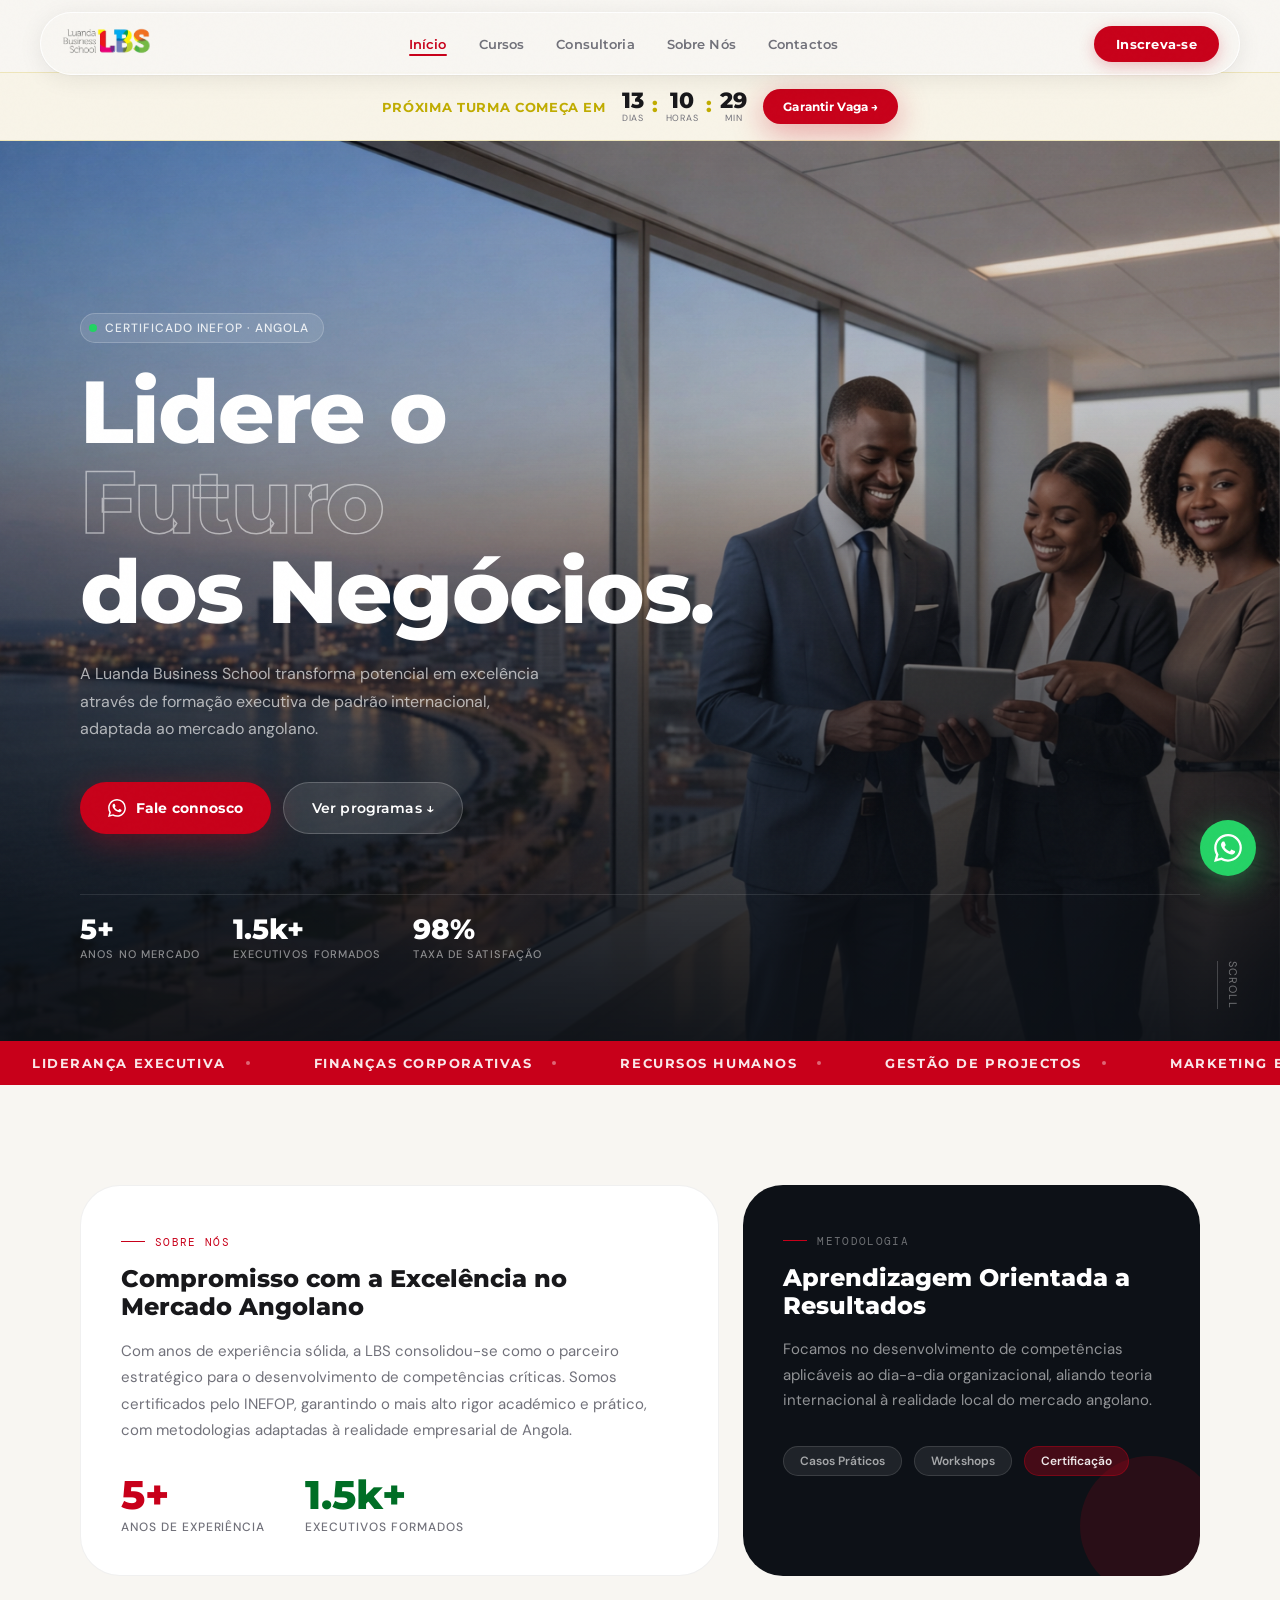
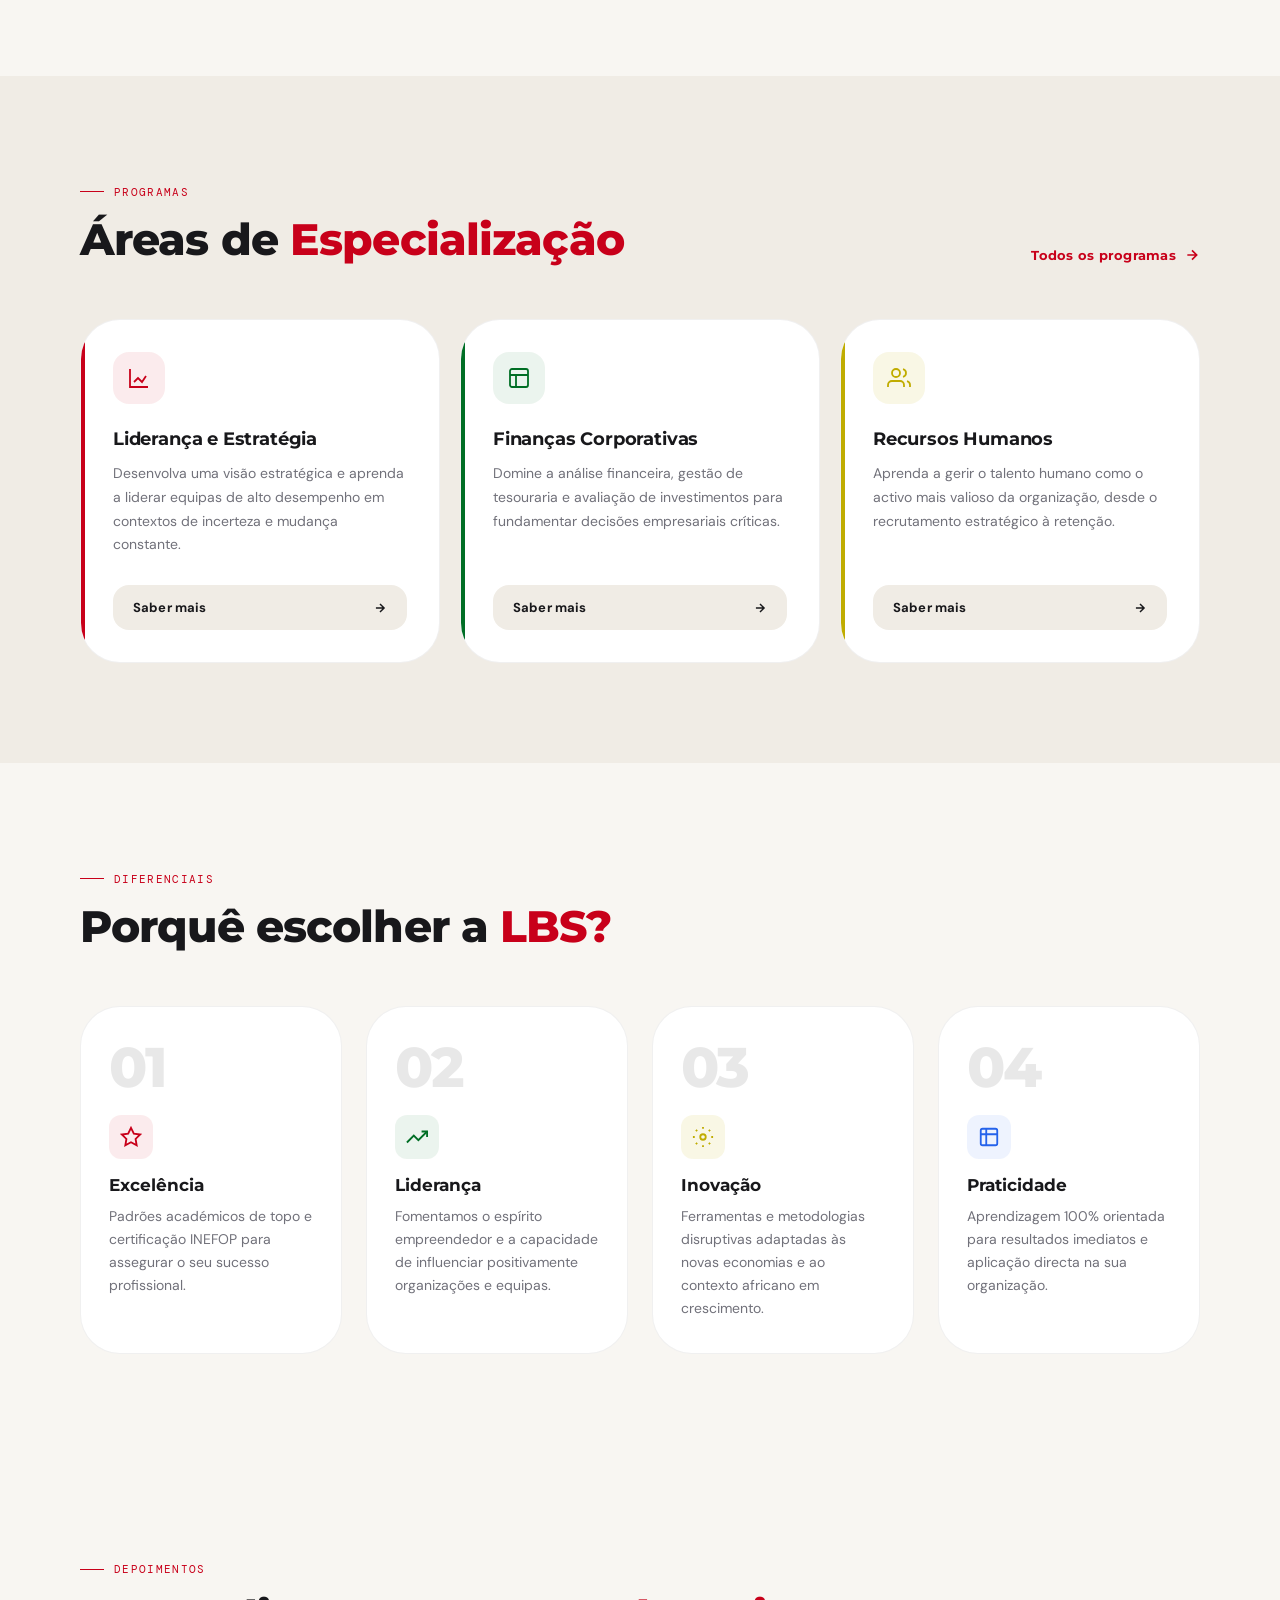
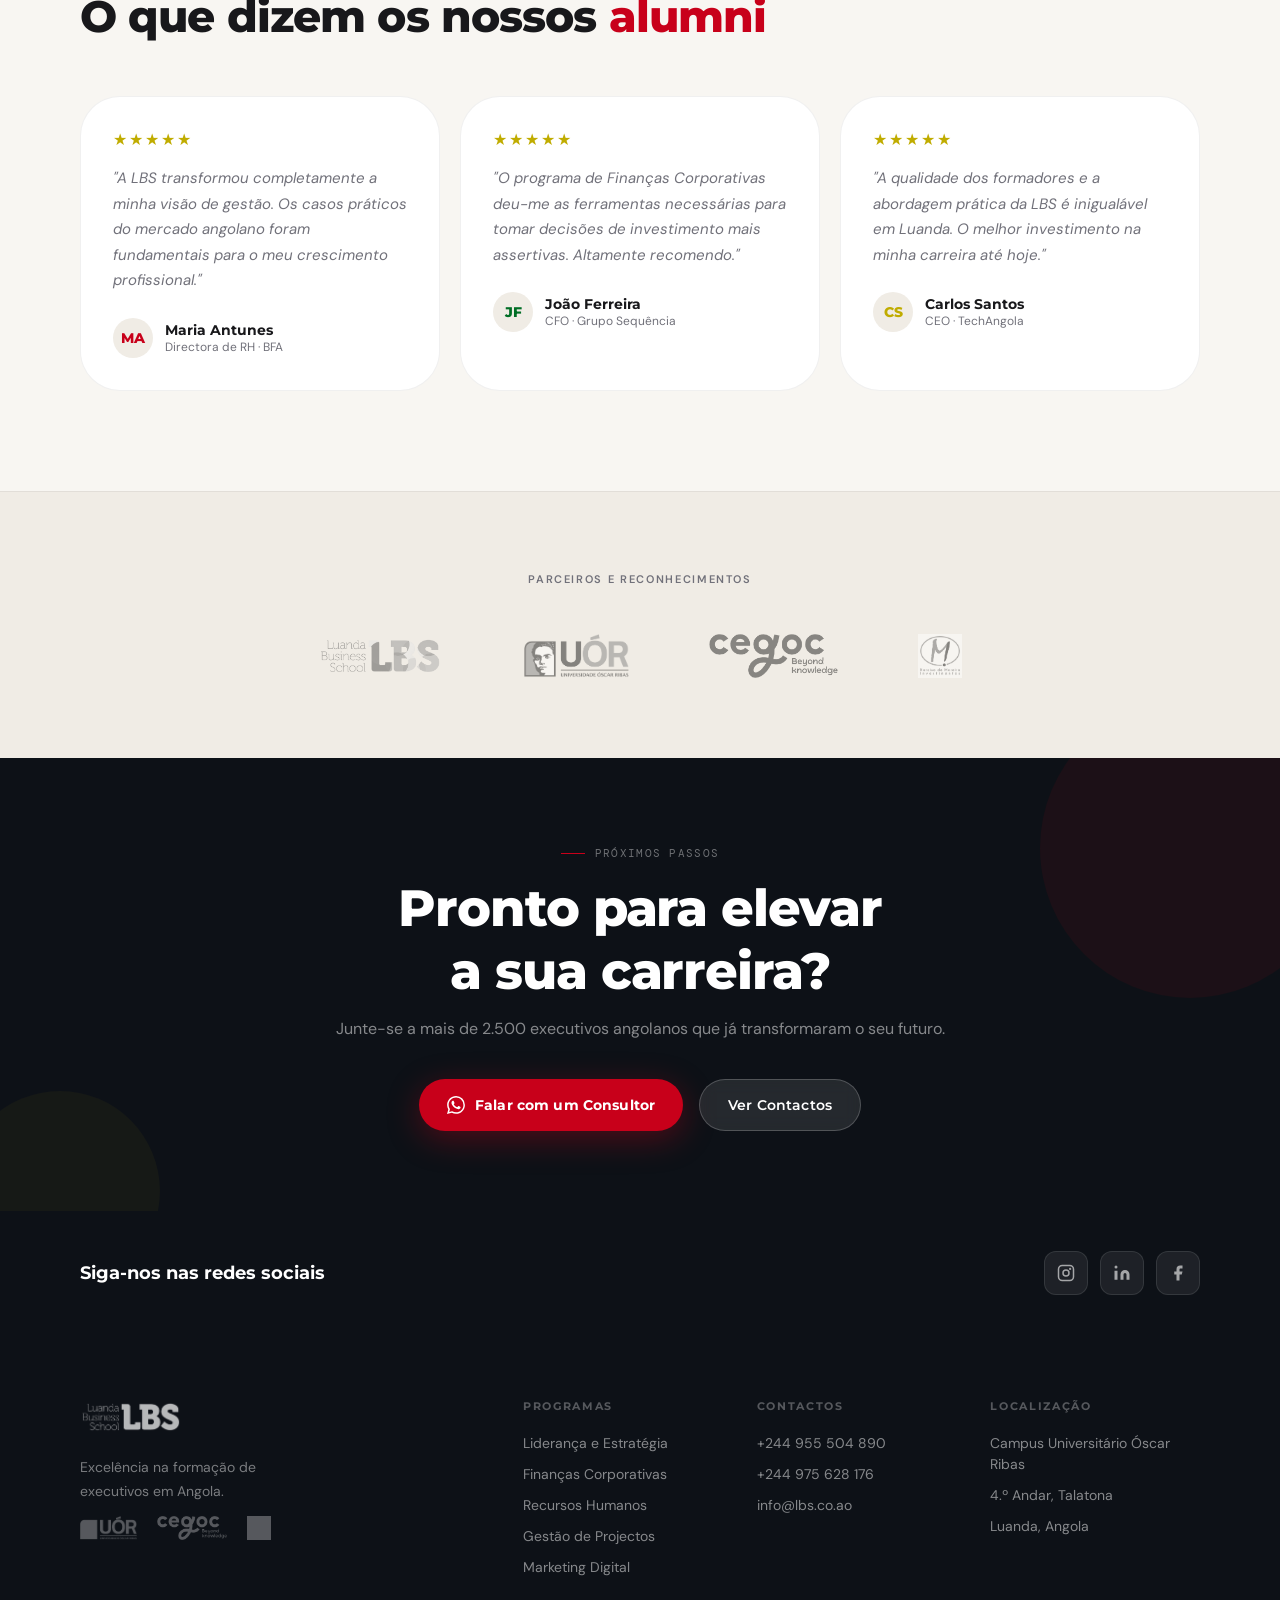
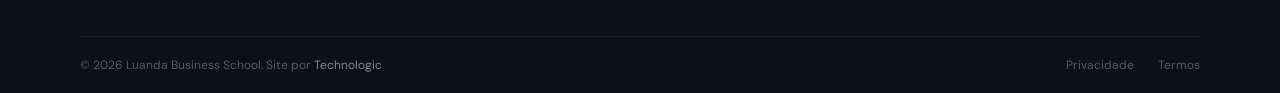
<file: index.html>
<!doctype html>
<html lang="pt">
  <head>
    <meta charset="utf-8" />
    <meta content="width=device-width, initial-scale=1.0" name="viewport" />
    <title>Luanda Business School | Excelência em Formação Executiva</title>
    <link rel="shortcut icon" href="public/img/favicon.png" type="image/x-icon" />
    <link href="https://fonts.googleapis.com/css2?family=Montserrat:ital,wght@0,100..900;1,100..900&family=Space+Grotesk:wght@400;600;700;800&family=DM+Sans:ital,wght@0,300;0,400;0,500;1,300&family=DM+Mono:wght@400;500&display=swap" rel="stylesheet" />
    <link rel="stylesheet" href="public/css/index.css">
  </head>
  <body>
    <div class="progress-bar" id="progressBar"></div>

    <!-- Mobile Menu -->
    <div class="mobile-menu" id="mobileMenu">
      <a href="#" class="active">Início</a>
      <a href="#cursos">Cursos</a>
      <a href="#">Consultoria</a>
      <a href="#">Sobre Nós</a>
      <a href="contactos.html">Contactos</a>
    </div>

    <!-- Nav -->
    <header class="nav">
      <div class="nav-inner" id="navInner">
        <div class="nav-logo">
          <img src="public/img/logo_lbs.png" alt="LBS Logo" />
        </div>
        <nav class="nav-links">
          <a href="#" class="active">Início</a>
          <a href="#cursos">Cursos</a>
          <a href="#">Consultoria</a>
          <a href="#">Sobre Nós</a>
          <a href="contactos.html">Contactos</a>
        </nav>
        <div style="display:flex;align-items:center;gap:12px;">
          <button class="nav-cta">Inscreva-se</button>
          <button class="hamburger" id="hamburger" aria-label="Menu">
            <span></span><span></span><span></span>
          </button>
        </div>
      </div>
    </header>

    <!-- Countdown Band -->
    <div class="countdown-band" style="margin-top: 72px;">
      <div class="container">
        <div class="countdown-inner">
          <span class="countdown-text">Próxima turma começa em</span>
          <div class="countdown-timer">
            <div class="countdown-unit">
              <div class="countdown-num" id="cd-days">14</div>
              <div class="countdown-lbl">Dias</div>
            </div>
            <div class="countdown-sep">:</div>
            <div class="countdown-unit">
              <div class="countdown-num" id="cd-hours">08</div>
              <div class="countdown-lbl">Horas</div>
            </div>
            <div class="countdown-sep">:</div>
            <div class="countdown-unit">
              <div class="countdown-num" id="cd-mins">32</div>
              <div class="countdown-lbl">Min</div>
            </div>
          </div>
          <a href="#cursos" class="btn-primary" style="font-size:12px;padding:10px 20px;">Garantir Vaga →</a>
        </div>
      </div>
    </div>

    <!-- Hero -->
    <section class="hero" style="margin-top: 0;">
      <div class="hero-bg">
        <img src="public/img/bg.png" alt="Luanda" />
      </div>
      <div class="container hero-content">
        <div class="hero-badge">
          <span class="hero-badge-dot"></span>
          <span>Certificado INEFOP · Angola</span>
        </div>
        <h1>Lidere o<br/><em>Futuro</em><br/>dos Negócios.</h1>
        <p class="hero-desc">A Luanda Business School transforma potencial em excelência através de formação executiva de padrão internacional, adaptada ao mercado angolano.</p>
        <div class="hero-actions">
          <a class="btn-primary" href="https://wa.me/244975628176">
            <svg width="18" height="18" fill="currentColor" viewBox="0 0 24 24"><path d="M17.472 14.382c-.297-.149-1.758-.867-2.03-.967-.273-.099-.471-.148-.67.15-.197.297-.767.966-.94 1.164-.173.199-.347.223-.644.075-.297-.15-1.255-.463-2.39-1.475-.883-.788-1.48-1.761-1.653-2.059-.173-.297-.018-.458.13-.606.134-.133.298-.347.446-.52.149-.174.198-.298.298-.497.099-.198.05-.371-.025-.52-.075-.149-.669-1.612-.916-2.207-.242-.579-.487-.5-.669-.51-.173-.008-.371-.01-.57-.01-.198 0-.52.074-.792.372-.272.297-1.04 1.016-1.04 2.479 0 1.462 1.065 2.875 1.213 3.074.149.198 2.096 3.2 5.077 4.487.709.306 1.262.489 1.694.625.712.227 1.36.195 1.871.118.571-.085 1.758-.719 2.006-1.413.248-.694.248-1.289.173-1.413-.074-.124-.272-.198-.57-.347m-5.421 7.403h-.004a9.87 9.87 0 01-5.031-1.378l-.361-.214-3.741.982.998-3.648-.235-.374a9.86 9.86 0 01-1.51-5.26c.001-5.45 4.436-9.884 9.888-9.884 2.64 0 5.122 1.03 6.988 2.898a9.825 9.825 0 012.893 6.994c-.003 5.45-4.437 9.884-9.885 9.884m8.413-18.297A11.815 11.815 0 0012.05 0C5.495 0 .16 5.335.157 11.892c0 2.096.547 4.142 1.588 5.945L0 24l6.335-1.662c1.72.94 3.675 1.439 5.662 1.439h.005c6.554 0 11.89-5.335 11.893-11.893a11.821 11.821 0 00-3.48-8.413Z"/></svg>
            Fale connosco
          </a>
          <a class="btn-ghost" href="#cursos">Ver programas ↓</a>
        </div>
        <div class="hero-stats">
          <div>
            <div class="hero-stat-value" data-count="5">0</div>
            <div class="hero-stat-label">Anos no mercado</div>
          </div>
          <div>
            <div class="hero-stat-value" data-count="2500">0</div>
            <div class="hero-stat-label">Executivos formados</div>
          </div>
          <div>
            <div class="hero-stat-value">98%</div>
            <div class="hero-stat-label">Taxa de satisfação</div>
          </div>
        </div>
      </div>
      <div class="scroll-indicator">
        <div class="scroll-line"></div>
        <span>Scroll</span>
      </div>
    </section>

    <!-- Marquee -->
    <div class="marquee-wrapper">
      <div class="marquee-track" id="marqueeTrack">
        <span class="marquee-item">Liderança Executiva<span class="marquee-dot"></span></span>
        <span class="marquee-item">Finanças Corporativas<span class="marquee-dot"></span></span>
        <span class="marquee-item">Recursos Humanos<span class="marquee-dot"></span></span>
        <span class="marquee-item">Gestão de Projectos<span class="marquee-dot"></span></span>
        <span class="marquee-item">Marketing Estratégico<span class="marquee-dot"></span></span>
        <span class="marquee-item">Certificado INEFOP<span class="marquee-dot"></span></span>
        <span class="marquee-item">Liderança Executiva<span class="marquee-dot"></span></span>
        <span class="marquee-item">Finanças Corporativas<span class="marquee-dot"></span></span>
        <span class="marquee-item">Recursos Humanos<span class="marquee-dot"></span></span>
        <span class="marquee-item">Gestão de Projectos<span class="marquee-dot"></span></span>
        <span class="marquee-item">Marketing Estratégico<span class="marquee-dot"></span></span>
        <span class="marquee-item">Certificado INEFOP<span class="marquee-dot"></span></span>
      </div>
    </div>

    <!-- Institutional -->
    <section class="institutional">
      <div class="container">
        <div class="institutional-grid">
          <div class="card reveal">
            <div class="section-label">Sobre Nós</div>
            <h2 class="card-title">Compromisso com a Excelência no Mercado Angolano</h2>
            <p class="card-body">Com anos de experiência sólida, a LBS consolidou-se como o parceiro estratégico para o desenvolvimento de competências críticas. Somos certificados pelo INEFOP, garantindo o mais alto rigor académico e prático, com metodologias adaptadas à realidade empresarial de Angola.</p>
            <div class="stats-row">
              <div>
                <div class="stat-value" data-count="5">0</div>
                <div class="stat-label">Anos de Experiência</div>
              </div>
              <div>
                <div class="stat-value green" data-count="2500">0</div>
                <div class="stat-label">Executivos Formados</div>
              </div>
            </div>
          </div>
          <div class="card-dark reveal reveal-delay-1">
            <div class="card-dark-accent"></div>
            <div class="section-label" style="color: rgba(255,255,255,0.4);">Metodologia</div>
            <div class="card-title" style="color: white;">Aprendizagem Orientada a Resultados</div>
            <p style="color: rgba(255,255,255,0.55); font-size: 15px; line-height: 1.7;">Focamos no desenvolvimento de competências aplicáveis ao dia-a-dia organizacional, aliando teoria internacional à realidade local do mercado angolano.</p>
            <div style="margin-top: 32px; display: flex; gap: 12px; flex-wrap: wrap;">
              <span style="background: rgba(255,255,255,0.08); border: 1px solid rgba(255,255,255,0.12); border-radius: 9999px; padding: 6px 16px; font-size: 12px; color: rgba(255,255,255,0.6); font-weight: 600;">Casos Práticos</span>
              <span style="background: rgba(255,255,255,0.08); border: 1px solid rgba(255,255,255,0.12); border-radius: 9999px; padding: 6px 16px; font-size: 12px; color: rgba(255,255,255,0.6); font-weight: 600;">Workshops</span>
              <span style="background: rgba(200,0,26,0.3); border: 1px solid rgba(200,0,26,0.4); border-radius: 9999px; padding: 6px 16px; font-size: 12px; color: rgba(255,255,255,0.9); font-weight: 600;">Certificação</span>
            </div>
          </div>
        </div>
      </div>
    </section>

    <!-- Courses -->
    <section class="courses-section" id="cursos">
      <div class="container">
        <div class="section-header reveal">
          <div>
            <div class="section-label">Programas</div>
            <h2 class="section-title">Áreas de <em>Especialização</em></h2>
          </div>
          <a href="#" class="link-arrow">
            Todos os programas
            <svg width="16" height="16" fill="none" stroke="currentColor" stroke-width="2.5" viewBox="0 0 24 24"><path d="M5 12h14M12 5l7 7-7 7"/></svg>
          </a>
        </div>
        <div class="courses-grid">
          <div class="course-card red reveal">
            <div class="course-icon red">
              <svg fill="none" stroke="currentColor" stroke-width="1.8" viewBox="0 0 24 24"><path d="M3 3v18h18M7 16l4-4 4 4 4-6"/></svg>
            </div>
            <div class="course-title">Liderança e Estratégia</div>
            <p class="course-desc">Desenvolva uma visão estratégica e aprenda a liderar equipas de alto desempenho em contextos de incerteza e mudança constante.</p>
            <button class="course-btn">
              Saber mais
              <svg width="14" height="14" fill="none" stroke="currentColor" stroke-width="2.5" viewBox="0 0 24 24"><path d="M5 12h14M12 5l7 7-7 7"/></svg>
            </button>
          </div>
          <div class="course-card green reveal reveal-delay-1">
            <div class="course-icon green">
              <svg fill="none" stroke="currentColor" stroke-width="1.8" viewBox="0 0 24 24"><rect x="3" y="3" width="18" height="18" rx="2"/><path d="M3 9h18M9 21V9"/></svg>
            </div>
            <div class="course-title">Finanças Corporativas</div>
            <p class="course-desc">Domine a análise financeira, gestão de tesouraria e avaliação de investimentos para fundamentar decisões empresariais críticas.</p>
            <button class="course-btn">
              Saber mais
              <svg width="14" height="14" fill="none" stroke="currentColor" stroke-width="2.5" viewBox="0 0 24 24"><path d="M5 12h14M12 5l7 7-7 7"/></svg>
            </button>
          </div>
          <div class="course-card gold reveal reveal-delay-2">
            <div class="course-icon gold">
              <svg fill="none" stroke="currentColor" stroke-width="1.8" viewBox="0 0 24 24"><path d="M17 21v-2a4 4 0 0 0-4-4H5a4 4 0 0 0-4 4v2"/><circle cx="9" cy="7" r="4"/><path d="M23 21v-2a4 4 0 0 0-3-3.87"/><path d="M16 3.13a4 4 0 0 1 0 7.75"/></svg>
            </div>
            <div class="course-title">Recursos Humanos</div>
            <p class="course-desc">Aprenda a gerir o talento humano como o activo mais valioso da organização, desde o recrutamento estratégico à retenção.</p>
            <button class="course-btn">
              Saber mais
              <svg width="14" height="14" fill="none" stroke="currentColor" stroke-width="2.5" viewBox="0 0 24 24"><path d="M5 12h14M12 5l7 7-7 7"/></svg>
            </button>
          </div>
        </div>
      </div>
    </section>

    <!-- Why LBS -->
    <section class="why-section">
      <div class="container">
        <div class="section-header reveal">
          <div>
            <div class="section-label">Diferenciais</div>
            <h2 class="section-title">Porquê escolher a <em>LBS?</em></h2>
          </div>
        </div>
        <div class="why-grid">
          <div class="why-card reveal">
            <div class="why-number">01</div>
            <div class="why-icon red">
              <svg fill="none" stroke="currentColor" stroke-width="2" viewBox="0 0 24 24"><polygon points="12 2 15.09 8.26 22 9.27 17 14.14 18.18 21.02 12 17.77 5.82 21.02 7 14.14 2 9.27 8.91 8.26 12 2"/></svg>
            </div>
            <div class="why-title">Excelência</div>
            <p class="why-text">Padrões académicos de topo e certificação INEFOP para assegurar o seu sucesso profissional.</p>
          </div>
          <div class="why-card reveal reveal-delay-1">
            <div class="why-number">02</div>
            <div class="why-icon green">
              <svg fill="none" stroke="currentColor" stroke-width="2" viewBox="0 0 24 24"><polyline points="23 6 13.5 15.5 8.5 10.5 1 18"/><polyline points="17 6 23 6 23 12"/></svg>
            </div>
            <div class="why-title">Liderança</div>
            <p class="why-text">Fomentamos o espírito empreendedor e a capacidade de influenciar positivamente organizações e equipas.</p>
          </div>
          <div class="why-card reveal reveal-delay-2">
            <div class="why-number">03</div>
            <div class="why-icon gold">
              <svg fill="none" stroke="currentColor" stroke-width="2" viewBox="0 0 24 24"><circle cx="12" cy="12" r="3"/><path d="M12 1v2M12 21v2M4.22 4.22l1.42 1.42M18.36 18.36l1.42 1.42M1 12h2M21 12h2M4.22 19.78l1.42-1.42M18.36 5.64l1.42-1.42"/></svg>
            </div>
            <div class="why-title">Inovação</div>
            <p class="why-text">Ferramentas e metodologias disruptivas adaptadas às novas economias e ao contexto africano em crescimento.</p>
          </div>
          <div class="why-card reveal reveal-delay-3">
            <div class="why-number">04</div>
            <div class="why-icon blue">
              <svg fill="none" stroke="currentColor" stroke-width="2" viewBox="0 0 24 24"><path d="M9 3H5a2 2 0 0 0-2 2v4m6-6h10a2 2 0 0 1 2 2v4M9 3v18m0 0h10a2 2 0 0 0 2-2V9M9 21H5a2 2 0 0 1-2-2V9m0 0h18"/></svg>
            </div>
            <div class="why-title">Praticidade</div>
            <p class="why-text">Aprendizagem 100% orientada para resultados imediatos e aplicação directa na sua organização.</p>
          </div>
        </div>
      </div>
    </section>

    <!-- Testimonials -->
    <section class="testimonials">
      <div class="container">
        <div class="section-header reveal">
          <div>
            <div class="section-label">Depoimentos</div>
            <h2 class="section-title">O que dizem os nossos <em>alumni</em></h2>
          </div>
        </div>
        <div class="testimonials-grid">
          <div class="testimonial-card reveal">
            <div class="stars">★★★★★</div>
            <p class="testimonial-text">"A LBS transformou completamente a minha visão de gestão. Os casos práticos do mercado angolano foram fundamentais para o meu crescimento profissional."</p>
            <div class="testimonial-author">
              <div class="author-avatar">MA</div>
              <div>
                <div class="author-name">Maria Antunes</div>
                <div class="author-role">Directora de RH · BFA</div>
              </div>
            </div>
          </div>
          <div class="testimonial-card reveal reveal-delay-1">
            <div class="stars">★★★★★</div>
            <p class="testimonial-text">"O programa de Finanças Corporativas deu-me as ferramentas necessárias para tomar decisões de investimento mais assertivas. Altamente recomendo."</p>
            <div class="testimonial-author">
              <div class="author-avatar" style="color: var(--green);">JF</div>
              <div>
                <div class="author-name">João Ferreira</div>
                <div class="author-role">CFO · Grupo Sequência</div>
              </div>
            </div>
          </div>
          <div class="testimonial-card reveal reveal-delay-2">
            <div class="stars">★★★★★</div>
            <p class="testimonial-text">"A qualidade dos formadores e a abordagem prática da LBS é inigualável em Luanda. O melhor investimento na minha carreira até hoje."</p>
            <div class="testimonial-author">
              <div class="author-avatar" style="color: var(--gold);">CS</div>
              <div>
                <div class="author-name">Carlos Santos</div>
                <div class="author-role">CEO · TechAngola</div>
              </div>
            </div>
          </div>
        </div>
      </div>
    </section>

    <!-- Partners -->
    <section class="partners-section">
      <div class="container">
        <p class="partners-label">Parceiros e Reconhecimentos</p>
        <div class="partners-row">
          <img src="public/img/logo_lbs.png" alt="LBS" />
          <img src="public/img/Logo_UOR.png" alt="UOR" />
          <img src="public/img/logo-cegoc.png" alt="CEGOC" />
          <img src="public/img/logo_inv.png" alt="NMI" />
        </div>
      </div>
    </section>

    <!-- CTA Band -->
    <section class="cta-band">
      <div class="container">
        <div class="cta-inner reveal">
          <div class="section-label" style="justify-content: center; color: rgba(255,255,255,0.4);">Próximos Passos</div>
          <h2 class="cta-title">Pronto para elevar<br/>a sua carreira?</h2>
          <p class="cta-sub">Junte-se a mais de 2.500 executivos angolanos que já transformaram o seu futuro.</p>
          <div class="cta-actions">
            <a class="btn-primary" href="https://wa.me/244975628176">
              <svg width="18" height="18" fill="currentColor" viewBox="0 0 24 24"><path d="M17.472 14.382c-.297-.149-1.758-.867-2.03-.967-.273-.099-.471-.148-.67.15-.197.297-.767.966-.94 1.164-.173.199-.347.223-.644.075-.297-.15-1.255-.463-2.39-1.475-.883-.788-1.48-1.761-1.653-2.059-.173-.297-.018-.458.13-.606.134-.133.298-.347.446-.52.149-.174.198-.298.298-.497.099-.198.05-.371-.025-.52-.075-.149-.669-1.612-.916-2.207-.242-.579-.487-.5-.669-.51-.173-.008-.371-.01-.57-.01-.198 0-.52.074-.792.372-.272.297-1.04 1.016-1.04 2.479 0 1.462 1.065 2.875 1.213 3.074.149.198 2.096 3.2 5.077 4.487.709.306 1.262.489 1.694.625.712.227 1.36.195 1.871.118.571-.085 1.758-.719 2.006-1.413.248-.694.248-1.289.173-1.413-.074-.124-.272-.198-.57-.347m-5.421 7.403h-.004a9.87 9.87 0 01-5.031-1.378l-.361-.214-3.741.982.998-3.648-.235-.374a9.86 9.86 0 01-1.51-5.26c.001-5.45 4.436-9.884 9.888-9.884 2.64 0 5.122 1.03 6.988 2.898a9.825 9.825 0 012.893 6.994c-.003 5.45-4.437 9.884-9.885 9.884m8.413-18.297A11.815 11.815 0 0012.05 0C5.495 0 .16 5.335.157 11.892c0 2.096.547 4.142 1.588 5.945L0 24l6.335-1.662c1.72.94 3.675 1.439 5.662 1.439h.005c6.554 0 11.89-5.335 11.893-11.893a11.821 11.821 0 00-3.48-8.413Z"/></svg>
              Falar com um Consultor
            </a>
            <a class="btn-ghost" href="contactos.html">Ver Contactos</a>
          </div>
        </div>
      </div>
    </section>
    <!-- Social Strip -->
    <div class="social-strip">
      <div class="container">
        <div class="social-inner">
          <div class="social-text">Siga-nos nas redes sociais</div>
          <div class="social-icons">
            <a class="social-icon" href="#" aria-label="Instagram">
              <svg fill="none" stroke="currentColor" stroke-width="2" viewBox="0 0 24 24"><rect x="2" y="2" width="20" height="20" rx="5"/><circle cx="12" cy="12" r="4"/><circle cx="17.5" cy="6.5" r="0.5" fill="currentColor"/></svg>
            </a>
            <a class="social-icon" href="#" aria-label="LinkedIn">
              <svg fill="currentColor" viewBox="0 0 24 24"><path d="M16 8a6 6 0 0 1 6 6v7h-4v-7a2 2 0 0 0-2-2 2 2 0 0 0-2 2v7h-4v-7a6 6 0 0 1 6-6z"/><rect x="2" y="9" width="4" height="12"/><circle cx="4" cy="4" r="2"/></svg>
            </a>
            <a class="social-icon" href="#" aria-label="Facebook">
              <svg fill="currentColor" viewBox="0 0 24 24"><path d="M18 2h-3a5 5 0 0 0-5 5v3H7v4h3v8h4v-8h3l1-4h-4V7a1 1 0 0 1 1-1h3z"/></svg>
            </a>
          </div>
        </div>
      </div>
    </div>
    <!-- Footer -->
    <footer>
      <div class="container">
        <div class="footer-main">
          <div class="footer-brand">
            <img src="public/img/logo_lbs.png" alt="LBS" style="height: 36px; filter: brightness(0) invert(1) opacity(0.7);" />
            <p>Excelência na formação de executivos em Angola.</p>
            <div class="footer-partners">
              <img src="public/img/Logo_UOR.png" alt="UOR" />
              <img src="public/img/logo-cegoc.png" alt="CEGOC" />
              <img src="public/img/logo_inv.png" alt="NMI" />
            </div>
          </div>
          <div class="footer-col">
            <div class="footer-col-title">Programas</div>
            <a href="#">Liderança e Estratégia</a>
            <a href="#">Finanças Corporativas</a>
            <a href="#">Recursos Humanos</a>
            <a href="#">Gestão de Projectos</a>
            <a href="#">Marketing Digital</a>
          </div>
          <div class="footer-col">
            <div class="footer-col-title">Contactos</div>
            <a href="tel:+244955504890">+244 955 504 890</a>
            <a href="https://wa.me/244975628176">+244 975 628 176</a>
            <a href="mailto:info@lbs.co.ao">info@lbs.co.ao</a>
          </div>
          <div class="footer-col">
            <div class="footer-col-title">Localização</div>
            <p>Campus Universitário Óscar Ribas</p>
            <p>4.º Andar, Talatona</p>
            <p>Luanda, Angola</p>
          </div>
        </div>
        <div class="footer-bottom">
          <span>© 2026 Luanda Business School. Site por <a href="https://www.technologic.ao" target="_blank" style="color: rgba(255,255,255,0.5);">Technologic</a></span>
          <div class="footer-links">
            <a href="#">Privacidade</a>
            <a href="#">Termos</a>
          </div>
        </div>
      </div>
    </footer>

    <!-- WhatsApp FAB -->
    <a class="fab" href="https://wa.me/244975628176" aria-label="WhatsApp">
      <svg viewBox="0 0 24 24" xmlns="http://www.w3.org/2000/svg">
        <path d="M17.472 14.382c-.297-.149-1.758-.867-2.03-.967-.273-.099-.471-.148-.67.15-.197.297-.767.966-.94 1.164-.173.199-.347.223-.644.075-.297-.15-1.255-.463-2.39-1.475-.883-.788-1.48-1.761-1.653-2.059-.173-.297-.018-.458.13-.606.134-.133.298-.347.446-.52.149-.174.198-.298.298-.497.099-.198.05-.371-.025-.52-.075-.149-.669-1.612-.916-2.207-.242-.579-.487-.5-.669-.51-.173-.008-.371-.01-.57-.01-.198 0-.52.074-.792.372-.272.297-1.04 1.016-1.04 2.479 0 1.462 1.065 2.875 1.213 3.074.149.198 2.096 3.2 5.077 4.487.709.306 1.262.489 1.694.625.712.227 1.36.195 1.871.118.571-.085 1.758-.719 2.006-1.413.248-.694.248-1.289.173-1.413-.074-.124-.272-.198-.57-.347m-5.421 7.403h-.004a9.87 9.87 0 01-5.031-1.378l-.361-.214-3.741.982.998-3.648-.235-.374a9.86 9.86 0 01-1.51-5.26c.001-5.45 4.436-9.884 9.888-9.884 2.64 0 5.122 1.03 6.988 2.898a9.825 9.825 0 012.893 6.994c-.003 5.45-4.437 9.884-9.885 9.884m8.413-18.297A11.815 11.815 0 0012.05 0C5.495 0 .16 5.335.157 11.892c0 2.096.547 4.142 1.588 5.945L0 24l6.335-1.662c1.72.94 3.675 1.439 5.662 1.439h.005c6.554 0 11.89-5.335 11.893-11.893a11.821 11.821 0 00-3.48-8.413Z"/>
      </svg>
    </a>

    <script>
      // ─── PROGRESS BAR ───
      const bar = document.getElementById('progressBar');
      window.addEventListener('scroll', () => {
        const pct = window.scrollY / (document.body.scrollHeight - window.innerHeight) * 100;
        bar.style.width = pct + '%';
      });

      // ─── NAV SCROLL ───
      const navInner = document.getElementById('navInner');
      window.addEventListener('scroll', () => {
        navInner.classList.toggle('scrolled', window.scrollY > 60);
      });

      // ─── HAMBURGER ───
      const hamburger = document.getElementById('hamburger');
      const mobileMenu = document.getElementById('mobileMenu');
      hamburger.addEventListener('click', () => {
        hamburger.classList.toggle('open');
        mobileMenu.classList.toggle('open');
        document.body.style.overflow = mobileMenu.classList.contains('open') ? 'hidden' : '';
      });
      mobileMenu.querySelectorAll('a').forEach(a => {
        a.addEventListener('click', () => {
          hamburger.classList.remove('open');
          mobileMenu.classList.remove('open');
          document.body.style.overflow = '';
        });
      });

      // ─── SCROLL REVEAL ───
      const revealEls = document.querySelectorAll('.reveal');
      const observer = new IntersectionObserver((entries) => {
        entries.forEach(e => { if (e.isIntersecting) { e.target.classList.add('visible'); observer.unobserve(e.target); } });
      }, { threshold: 0.12, rootMargin: '0px 0px -40px 0px' });
      revealEls.forEach(el => observer.observe(el));

      // ─── COUNTER ANIMATION ───
      function animateCounter(el, end, duration = 1800, suffix = '') {
        const suffixMap = { 2500: '+', 5: '+' };
        const s = suffix || suffixMap[end] || '';
        let start = 0;
        const step = Math.ceil(end / (duration / 16));
        const timer = setInterval(() => {
          start = Math.min(start + step, end);
          el.textContent = (end >= 1000 ? (start/1000).toFixed(1) + 'k' : start) + s;
          if (start >= end) clearInterval(timer);
        }, 16);
      }

      const counterObserver = new IntersectionObserver((entries) => {
        entries.forEach(e => {
          if (e.isIntersecting) {
            const count = parseInt(e.target.dataset.count);
            if (count) animateCounter(e.target, count);
            counterObserver.unobserve(e.target);
          }
        });
      }, { threshold: 0.5 });
      document.querySelectorAll('[data-count]').forEach(el => counterObserver.observe(el));

      // ─── COUNTDOWN TIMER ───
      function updateCountdown() {
        const target = new Date();
        target.setDate(target.getDate() + 14);
        target.setHours(8, 0, 0, 0);
        const diff = target - new Date();
        if (diff < 0) return;
        const days = Math.floor(diff / 86400000);
        const hours = Math.floor((diff % 86400000) / 3600000);
        const mins = Math.floor((diff % 3600000) / 60000);
        document.getElementById('cd-days').textContent = String(days).padStart(2, '0');
        document.getElementById('cd-hours').textContent = String(hours).padStart(2, '0');
        document.getElementById('cd-mins').textContent = String(mins).padStart(2, '0');
      }
      updateCountdown();
      setInterval(updateCountdown, 60000);
    </script>
  </body>
</html>
</file>
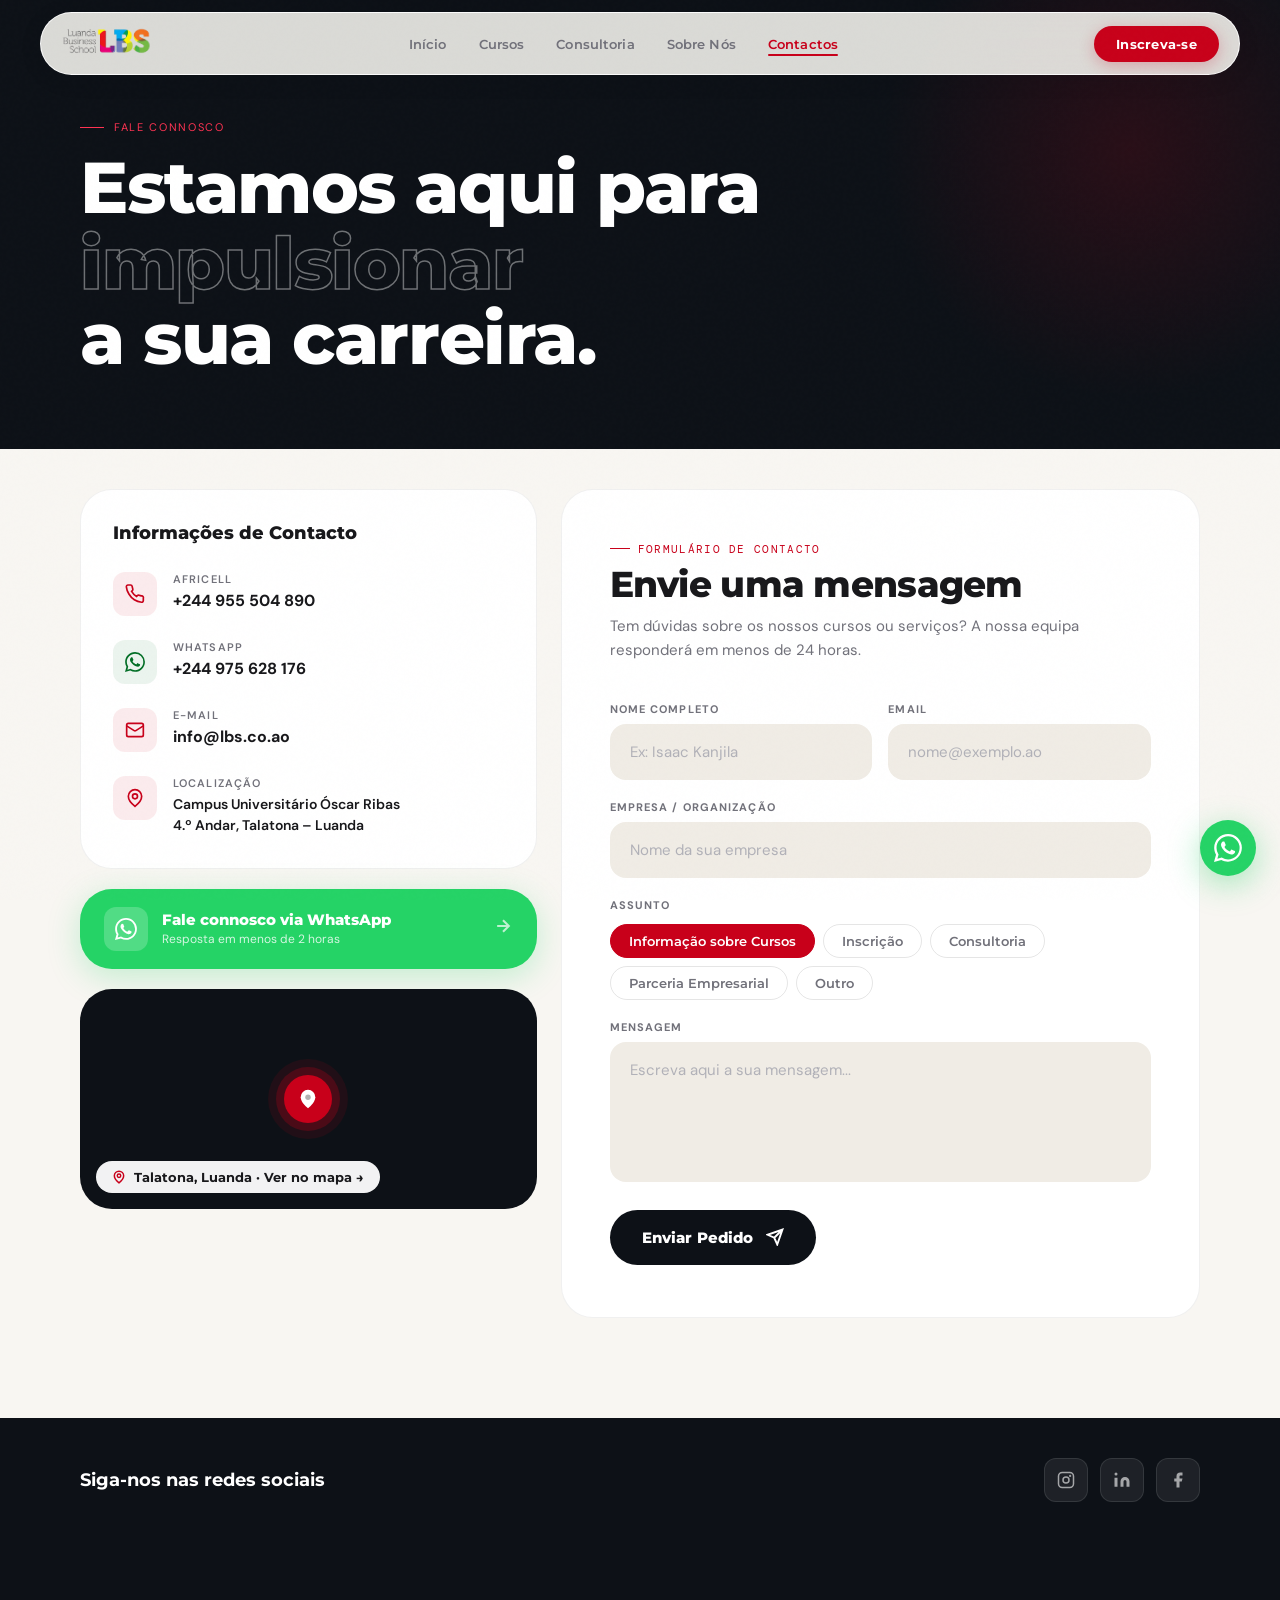
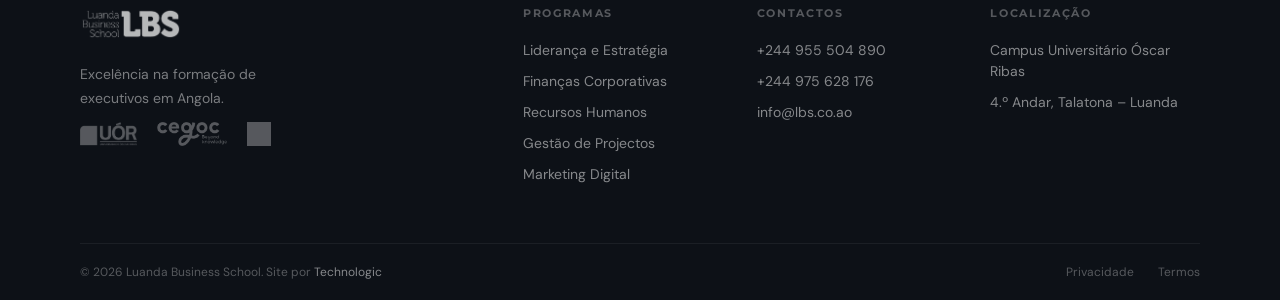
<file: contactos.html>
<!doctype html>
<html lang="pt">
  <head>
    <meta charset="utf-8" />
    <meta content="width=device-width, initial-scale=1.0" name="viewport" />
    <title>Luanda Business School | Contactos</title>
    <link rel="shortcut icon" href="public/img/favicon.png" type="image/x-icon" />
    <link href="https://fonts.googleapis.com/css2?family=Montserrat:ital,wght@0,100..900;1,100..900&family=Space+Grotesk:wght@400;600;700;800&family=DM+Sans:ital,wght@0,300;0,400;0,500;1,300&family=DM+Mono:wght@400;500&display=swap" rel="stylesheet" />
    <link rel="stylesheet" href="public/css/contactos.css">
  </head>
  <body>
    <div class="progress-bar" id="progressBar"></div>

    <!-- Mobile Menu -->
    <div class="mobile-menu" id="mobileMenu">
      <a href="index.html">Início</a>
      <a href="#">Cursos</a>
      <a href="#">Consultoria</a>
      <a href="#">Sobre Nós</a>
      <a href="contactos.html" class="active">Contactos</a>
    </div>

    <!-- Nav -->
    <header class="nav">
      <div class="nav-inner" id="navInner">
        <div class="nav-logo"><img src="public/img/logo_lbs.png" alt="LBS Logo" /></div>
        <nav class="nav-links">
          <a href="index.html">Início</a>
          <a href="#">Cursos</a>
          <a href="#">Consultoria</a>
          <a href="#">Sobre Nós</a>
          <a href="contactos.html" class="active">Contactos</a>
        </nav>
        <div style="display:flex;align-items:center;gap:12px;">
          <button class="nav-cta">Inscreva-se</button>
          <button class="hamburger" id="hamburger" aria-label="Menu"><span></span><span></span><span></span></button>
        </div>
      </div>
    </header>

    <!-- Page Header -->
    <div class="page-header">
      <div class="container">
        <div class="header-label">Fale Connosco</div>
        <h1>Estamos aqui para<br/><em>impulsionar</em><br/>a sua carreira.</h1>
      </div>
    </div>

    <!-- Main -->
    <main>
      <div class="container">
        <div class="contact-grid">
          <!-- Left: Info -->
          <div class="info-panel">
            <div class="info-card reveal">
              <div class="info-card-title">Informações de Contacto</div>
              <div class="contact-item">
                <div class="contact-icon red">
                  <svg fill="none" stroke="currentColor" stroke-width="2" viewBox="0 0 24 24"><path d="M22 16.92v3a2 2 0 0 1-2.18 2 19.79 19.79 0 0 1-8.63-3.07A19.5 19.5 0 0 1 4.69 12 19.79 19.79 0 0 1 1.62 3.38 2 2 0 0 1 3.6 1.22h3a2 2 0 0 1 2 1.72c.127.96.361 1.903.7 2.81a2 2 0 0 1-.45 2.11L7.91 8.9a16 16 0 0 0 6 6l.91-.91a2 2 0 0 1 2.11-.45c.907.339 1.85.573 2.81.7A2 2 0 0 1 22 16.92z"/></svg>
                </div>
                <div>
                  <div class="contact-info-label">Africell</div>
                  <div class="contact-info-value"><a href="tel:+244955504890">+244 955 504 890</a></div>
                </div>
              </div>
              <div class="contact-item">
                <div class="contact-icon green">
                  <svg fill="currentColor" viewBox="0 0 24 24"><path d="M17.472 14.382c-.297-.149-1.758-.867-2.03-.967-.273-.099-.471-.148-.67.15-.197.297-.767.966-.94 1.164-.173.199-.347.223-.644.075-.297-.15-1.255-.463-2.39-1.475-.883-.788-1.48-1.761-1.653-2.059-.173-.297-.018-.458.13-.606.134-.133.298-.347.446-.52.149-.174.198-.298.298-.497.099-.198.05-.371-.025-.52-.075-.149-.669-1.612-.916-2.207-.242-.579-.487-.5-.669-.51-.173-.008-.371-.01-.57-.01-.198 0-.52.074-.792.372-.272.297-1.04 1.016-1.04 2.479 0 1.462 1.065 2.875 1.213 3.074.149.198 2.096 3.2 5.077 4.487.709.306 1.262.489 1.694.625.712.227 1.36.195 1.871.118.571-.085 1.758-.719 2.006-1.413.248-.694.248-1.289.173-1.413-.074-.124-.272-.198-.57-.347m-5.421 7.403h-.004a9.87 9.87 0 01-5.031-1.378l-.361-.214-3.741.982.998-3.648-.235-.374a9.86 9.86 0 01-1.51-5.26c.001-5.45 4.436-9.884 9.888-9.884 2.64 0 5.122 1.03 6.988 2.898a9.825 9.825 0 012.893 6.994c-.003 5.45-4.437 9.884-9.885 9.884m8.413-18.297A11.815 11.815 0 0012.05 0C5.495 0 .16 5.335.157 11.892c0 2.096.547 4.142 1.588 5.945L0 24l6.335-1.662c1.72.94 3.675 1.439 5.662 1.439h.005c6.554 0 11.89-5.335 11.893-11.893a11.821 11.821 0 00-3.48-8.413Z"/></svg>
                </div>
                <div>
                  <div class="contact-info-label">WhatsApp</div>
                  <div class="contact-info-value"><a href="https://wa.me/244975628176">+244 975 628 176</a></div>
                </div>
              </div>
              <div class="contact-item">
                <div class="contact-icon red">
                  <svg fill="none" stroke="currentColor" stroke-width="2" viewBox="0 0 24 24"><rect x="2" y="4" width="20" height="16" rx="2"/><path d="m22 7-8.97 5.7a1.94 1.94 0 0 1-2.06 0L2 7"/></svg>
                </div>
                <div>
                  <div class="contact-info-label">E-mail</div>
                  <div class="contact-info-value"><a href="mailto:info@lbs.co.ao">info@lbs.co.ao</a></div>
                </div>
              </div>
              <div class="contact-item">
                <div class="contact-icon red">
                  <svg fill="none" stroke="currentColor" stroke-width="2" viewBox="0 0 24 24"><path d="M20 10c0 6-8 12-8 12s-8-6-8-12a8 8 0 0 1 16 0Z"/><circle cx="12" cy="10" r="3"/></svg>
                </div>
                <div>
                  <div class="contact-info-label">Localização</div>
                  <div class="contact-info-value" style="font-size: 14px; font-weight: 600; line-height: 1.5;">Campus Universitário Óscar Ribas<br/>4.º Andar, Talatona – Luanda</div>
                </div>
              </div>
            </div>

            <!-- WhatsApp Card -->
            <a class="wa-btn reveal reveal-delay-1" href="https://wa.me/244975628176">
              <div class="wa-btn-icon">
                <svg viewBox="0 0 24 24" xmlns="http://www.w3.org/2000/svg"><path d="M17.472 14.382c-.297-.149-1.758-.867-2.03-.967-.273-.099-.471-.148-.67.15-.197.297-.767.966-.94 1.164-.173.199-.347.223-.644.075-.297-.15-1.255-.463-2.39-1.475-.883-.788-1.48-1.761-1.653-2.059-.173-.297-.018-.458.13-.606.134-.133.298-.347.446-.52.149-.174.198-.298.298-.497.099-.198.05-.371-.025-.52-.075-.149-.669-1.612-.916-2.207-.242-.579-.487-.5-.669-.51-.173-.008-.371-.01-.57-.01-.198 0-.52.074-.792.372-.272.297-1.04 1.016-1.04 2.479 0 1.462 1.065 2.875 1.213 3.074.149.198 2.096 3.2 5.077 4.487.709.306 1.262.489 1.694.625.712.227 1.36.195 1.871.118.571-.085 1.758-.719 2.006-1.413.248-.694.248-1.289.173-1.413-.074-.124-.272-.198-.57-.347m-5.421 7.403h-.004a9.87 9.87 0 01-5.031-1.378l-.361-.214-3.741.982.998-3.648-.235-.374a9.86 9.86 0 01-1.51-5.26c.001-5.45 4.436-9.884 9.888-9.884 2.64 0 5.122 1.03 6.988 2.898a9.825 9.825 0 012.893 6.994c-.003 5.45-4.437 9.884-9.885 9.884m8.413-18.297A11.815 11.815 0 0012.05 0C5.495 0 .16 5.335.157 11.892c0 2.096.547 4.142 1.588 5.945L0 24l6.335-1.662c1.72.94 3.675 1.439 5.662 1.439h.005c6.554 0 11.89-5.335 11.893-11.893a11.821 11.821 0 00-3.48-8.413Z"/></svg>
              </div>
              <div>
                <div class="wa-btn-label">Fale connosco via WhatsApp</div>
                <div class="wa-btn-sub">Resposta em menos de 2 horas</div>
              </div>
              <div class="wa-arrow">
                <svg width="20" height="20" fill="none" stroke="white" stroke-width="2.5" viewBox="0 0 24 24"><path d="M5 12h14M12 5l7 7-7 7"/></svg>
              </div>
            </a>

            <!-- Map Card -->
            <div class="map-card reveal reveal-delay-2" onclick="window.open('https://maps.google.com/?q=Talatona+Luanda+Angola','_blank')">
              <div class="map-bg" style="background-image: url('https://lh3.googleusercontent.com/aida-public/[base64]');"></div>
              <div class="map-overlay">
                <div class="map-pin">
                  <svg viewBox="0 0 24 24" xmlns="http://www.w3.org/2000/svg"><path d="M20 10c0 6-8 12-8 12s-8-6-8-12a8 8 0 0 1 16 0Z"/><circle cx="12" cy="10" r="3" fill="rgba(0,0,0,0.3)"/></svg>
                </div>
              </div>
              <div class="map-label">
                <svg width="14" height="14" fill="none" stroke="var(--red)" stroke-width="2.5" viewBox="0 0 24 24"><path d="M20 10c0 6-8 12-8 12s-8-6-8-12a8 8 0 0 1 16 0Z"/><circle cx="12" cy="10" r="3"/></svg>
                <span>Talatona, Luanda · Ver no mapa →</span>
              </div>
            </div>
          </div>

          <!-- Right: Form -->
          <div class="form-panel reveal reveal-delay-1">
            <div id="formContent">
              <div style="display:flex;align-items:center;gap:10px;margin-bottom:6px;">
                <div style="font-family:'DM Mono',monospace;font-size:11px;color:var(--red);letter-spacing:0.12em;text-transform:uppercase;display:flex;align-items:center;gap:8px;">
                  <span style="width:20px;height:1px;background:var(--red);display:block;"></span>
                  Formulário de Contacto
                </div>
              </div>
              <h2 class="form-title">Envie uma mensagem</h2>
              <p class="form-sub">Tem dúvidas sobre os nossos cursos ou serviços? A nossa equipa responderá em menos de 24 horas.</p>

              <div class="form-grid">
                <div class="form-grid form-grid-2" style="grid-template-columns: 1fr 1fr; gap: 16px;">
                  <div class="field">
                    <label class="field-label">Nome Completo</label>
                    <input class="field-input" type="text" placeholder="Ex: Isaac Kanjila" id="inputName" />
                  </div>
                  <div class="field">
                    <label class="field-label">Email</label>
                    <input class="field-input" type="email" placeholder="nome@exemplo.ao" id="inputEmail" />
                  </div>
                </div>
                <div class="field">
                  <label class="field-label">Empresa / Organização</label>
                  <input class="field-input" type="text" placeholder="Nome da sua empresa" id="inputCompany" />
                </div>
                <div>
                  <div class="topics-label">Assunto</div>
                  <div class="topics-row" id="topicPills">
                    <div class="topic-pill selected" data-value="cursos">Informação sobre Cursos</div>
                    <div class="topic-pill" data-value="inscricao">Inscrição</div>
                    <div class="topic-pill" data-value="consultoria">Consultoria</div>
                    <div class="topic-pill" data-value="parceria">Parceria Empresarial</div>
                    <div class="topic-pill" data-value="outro">Outro</div>
                  </div>
                </div>
                <div class="field">
                  <label class="field-label">Mensagem</label>
                  <textarea class="field-input" id="inputMessage" placeholder="Escreva aqui a sua mensagem..."></textarea>
                </div>
                <div>
                  <button class="submit-btn" id="submitBtn" type="button">
                    <span>Enviar Pedido</span>
                    <svg fill="none" stroke="currentColor" stroke-width="2.5" viewBox="0 0 24 24"><path d="M22 2 11 13M22 2 15 22l-4-9-9-4 20-7z"/></svg>
                  </button>
                </div>
              </div>
            </div>

            <!-- Success State -->
            <div class="form-success" id="formSuccess">
              <div class="success-icon">
                <svg fill="none" stroke="currentColor" stroke-width="2" viewBox="0 0 24 24"><path d="M22 11.08V12a10 10 0 1 1-5.93-9.14"/><polyline points="22 4 12 14.01 9 11.01"/></svg>
              </div>
              <div class="success-title">Mensagem enviada!</div>
              <p class="success-text">Obrigado pelo seu contacto. A nossa equipa responderá em breve.<br/>Entretanto, pode falar connosco via WhatsApp.</p>
              <a href="https://wa.me/244975628176" style="display:inline-flex;align-items:center;gap:8px;background:#25D366;color:white;font-family:'Syne',sans-serif;font-weight:700;font-size:14px;padding:14px 24px;border-radius:9999px;text-decoration:none;margin-top:24px;">WhatsApp →</a>
            </div>
          </div>
        </div>
      </div>
    </main>

    <!-- Social Strip -->
    <div class="social-strip">
      <div class="container">
        <div class="social-inner">
          <div class="social-text">Siga-nos nas redes sociais</div>
          <div class="social-icons">
            <a class="social-icon" href="#" aria-label="Instagram">
              <svg fill="none" stroke="currentColor" stroke-width="2" viewBox="0 0 24 24"><rect x="2" y="2" width="20" height="20" rx="5"/><circle cx="12" cy="12" r="4"/><circle cx="17.5" cy="6.5" r="0.5" fill="currentColor"/></svg>
            </a>
            <a class="social-icon" href="#" aria-label="LinkedIn">
              <svg fill="currentColor" viewBox="0 0 24 24"><path d="M16 8a6 6 0 0 1 6 6v7h-4v-7a2 2 0 0 0-2-2 2 2 0 0 0-2 2v7h-4v-7a6 6 0 0 1 6-6z"/><rect x="2" y="9" width="4" height="12"/><circle cx="4" cy="4" r="2"/></svg>
            </a>
            <a class="social-icon" href="#" aria-label="Facebook">
              <svg fill="currentColor" viewBox="0 0 24 24"><path d="M18 2h-3a5 5 0 0 0-5 5v3H7v4h3v8h4v-8h3l1-4h-4V7a1 1 0 0 1 1-1h3z"/></svg>
            </a>
          </div>
        </div>
      </div>
    </div>

    <!-- Footer -->
    <footer>
      <div class="container">
        <div class="footer-main">
          <div class="footer-brand">
            <img src="public/img/logo_lbs.png" alt="LBS" style="height: 36px; filter: brightness(0) invert(1) opacity(0.7);" />
            <p>Excelência na formação de executivos em Angola.</p>
            <div class="footer-partners">
              <img src="public/img/Logo_UOR.png" alt="UOR" />
              <img src="public/img/logo-cegoc.png" alt="CEGOC" />
              <img src="public/img/logo_inv.png" alt="NMI" />
            </div>
          </div>
          <div class="footer-col">
            <div class="footer-col-title">Programas</div>
            <a href="#">Liderança e Estratégia</a>
            <a href="#">Finanças Corporativas</a>
            <a href="#">Recursos Humanos</a>
            <a href="#">Gestão de Projectos</a>
            <a href="#">Marketing Digital</a>
          </div>
          <div class="footer-col">
            <div class="footer-col-title">Contactos</div>
            <a href="tel:+244955504890">+244 955 504 890</a>
            <a href="https://wa.me/244975628176">+244 975 628 176</a>
            <a href="mailto:info@lbs.co.ao">info@lbs.co.ao</a>
          </div>
          <div class="footer-col">
            <div class="footer-col-title">Localização</div>
            <p>Campus Universitário Óscar Ribas</p>
            <p>4.º Andar, Talatona – Luanda</p>
          </div>
        </div>
        <div class="footer-bottom">
          <span>© 2026 Luanda Business School. Site por <a href="https://www.technologic.ao" target="_blank" style="color:rgba(255,255,255,0.5)">Technologic</a></span>
          <div class="footer-links">
            <a href="#">Privacidade</a>
            <a href="#">Termos</a>
          </div>
        </div>
      </div>
    </footer>

    <!-- FAB -->
    <a class="fab" href="https://wa.me/244975628176" aria-label="WhatsApp">
      <svg viewBox="0 0 24 24"><path d="M17.472 14.382c-.297-.149-1.758-.867-2.03-.967-.273-.099-.471-.148-.67.15-.197.297-.767.966-.94 1.164-.173.199-.347.223-.644.075-.297-.15-1.255-.463-2.39-1.475-.883-.788-1.48-1.761-1.653-2.059-.173-.297-.018-.458.13-.606.134-.133.298-.347.446-.52.149-.174.198-.298.298-.497.099-.198.05-.371-.025-.52-.075-.149-.669-1.612-.916-2.207-.242-.579-.487-.5-.669-.51-.173-.008-.371-.01-.57-.01-.198 0-.52.074-.792.372-.272.297-1.04 1.016-1.04 2.479 0 1.462 1.065 2.875 1.213 3.074.149.198 2.096 3.2 5.077 4.487.709.306 1.262.489 1.694.625.712.227 1.36.195 1.871.118.571-.085 1.758-.719 2.006-1.413.248-.694.248-1.289.173-1.413-.074-.124-.272-.198-.57-.347m-5.421 7.403h-.004a9.87 9.87 0 01-5.031-1.378l-.361-.214-3.741.982.998-3.648-.235-.374a9.86 9.86 0 01-1.51-5.26c.001-5.45 4.436-9.884 9.888-9.884 2.64 0 5.122 1.03 6.988 2.898a9.825 9.825 0 012.893 6.994c-.003 5.45-4.437 9.884-9.885 9.884m8.413-18.297A11.815 11.815 0 0012.05 0C5.495 0 .16 5.335.157 11.892c0 2.096.547 4.142 1.588 5.945L0 24l6.335-1.662c1.72.94 3.675 1.439 5.662 1.439h.005c6.554 0 11.89-5.335 11.893-11.893a11.821 11.821 0 00-3.48-8.413Z"/></svg>
    </a>

    <script>
      // Progress bar
      const bar = document.getElementById('progressBar');
      window.addEventListener('scroll', () => {
        bar.style.width = (window.scrollY / (document.body.scrollHeight - window.innerHeight) * 100) + '%';
      });

      // Nav scroll
      const navInner = document.getElementById('navInner');
      window.addEventListener('scroll', () => navInner.classList.toggle('scrolled', window.scrollY > 60));

      // Hamburger
      const hamburger = document.getElementById('hamburger');
      const mobileMenu = document.getElementById('mobileMenu');
      hamburger.addEventListener('click', () => {
        hamburger.classList.toggle('open');
        mobileMenu.classList.toggle('open');
        document.body.style.overflow = mobileMenu.classList.contains('open') ? 'hidden' : '';
      });

      // Reveal
      const observer = new IntersectionObserver(entries => {
        entries.forEach(e => { if (e.isIntersecting) { e.target.classList.add('visible'); observer.unobserve(e.target); } });
      }, { threshold: 0.1 });
      document.querySelectorAll('.reveal').forEach(el => observer.observe(el));

      // Topic Pills
      document.getElementById('topicPills').addEventListener('click', e => {
        const pill = e.target.closest('.topic-pill');
        if (pill) {
          document.querySelectorAll('.topic-pill').forEach(p => p.classList.remove('selected'));
          pill.classList.add('selected');
        }
      });

      // Form submit
      document.getElementById('submitBtn').addEventListener('click', () => {
        const name = document.getElementById('inputName').value.trim();
        const email = document.getElementById('inputEmail').value.trim();
        const msg = document.getElementById('inputMessage').value.trim();
        if (!name || !email || !msg) {
          // Simple shake animation
          ['inputName','inputEmail','inputMessage'].forEach(id => {
            const el = document.getElementById(id);
            if (!el.value.trim()) {
              el.style.borderColor = 'var(--red)';
              el.style.background = 'rgba(200,0,26,0.03)';
              setTimeout(() => { el.style.borderColor = ''; el.style.background = ''; }, 2000);
            }
          });
          return;
        }
        document.getElementById('formContent').style.opacity = '0';
        document.getElementById('formContent').style.transform = 'translateY(-20px)';
        document.getElementById('formContent').style.transition = 'all 0.4s ease';
        setTimeout(() => {
          document.getElementById('formContent').style.display = 'none';
          document.getElementById('formSuccess').classList.add('show');
        }, 400);
      });
    </script>
  </body>
</html>
</file>
<file: public/css/index.css>
:root {
  --red: #c8001a;
  --red-dark: #8f0012;
  --red-light: #ff3352;
  --green: #006e25;
  --gold: #c0ac00;
  --surface: #f8f6f2;
  --surface-alt: #f0ece5;
  --dark: #0d1117;
  --dark-mid: #1a2030;
  --text: #18181b;
  --text-muted: #71717a;
  --white: #ffffff;
  --radius-sm: 8px;
  --radius-md: 16px;
  --radius-lg: 24px;
  --radius-xl: 40px;
  --radius-full: 9999px;
  --title-font: "Montserrat", sans-serif;
  --body-font: "DM Sans", sans-serif;
}

*,
*::before,
*::after {
  box-sizing: border-box;
  margin: 0;
  padding: 0;
}

html {
  scroll-behavior: smooth;
}

body {
  background: var(--surface);
  font-family: var(--body-font);
  color: var(--text);
  overflow-x: hidden;
}

/* ─── UTILITIES ─── */
.container {
  width: 100%;
  max-width: 1200px;
  margin: 0 auto;
  padding: 0 20px;
}
@media (min-width: 768px) {
  .container {
    padding: 0 40px;
  }
}

/* ─── NOISE TEXTURE ─── */
body::before {
  content: "";
  position: fixed;
  inset: 0;
  background-image: url("data:image/svg+xml,%3Csvg viewBox='0 0 256 256' xmlns='http://www.w3.org/2000/svg'%3E%3Cfilter id='noise'%3E%3CfeTurbulence type='fractalNoise' baseFrequency='0.9' numOctaves='4' stitchTiles='stitch'/%3E%3C/filter%3E%3Crect width='100%25' height='100%25' filter='url(%23noise)' opacity='0.03'/%3E%3C/svg%3E");
  pointer-events: none;
  z-index: 9999;
  opacity: 0.4;
}

/* ─── SCROLL PROGRESS BAR ─── */
.progress-bar {
  position: fixed;
  top: 0;
  left: 0;
  height: 3px;
  background: linear-gradient(90deg, var(--red), var(--red-light));
  width: 0%;
  z-index: 10000;
  transition: width 0.1s;
}

/* ─── NAV ─── */
.nav {
  position: fixed;
  top: 12px;
  left: 50%;
  transform: translateX(-50%);
  z-index: 1000;
  width: calc(100% - 32px);
  max-width: 1200px;
}
.nav-inner {
  background: rgba(248, 246, 242, 0.88);
  backdrop-filter: blur(24px);
  -webkit-backdrop-filter: blur(24px);
  border: 1px solid rgba(255, 255, 255, 0.9);
  border-radius: var(--radius-full);
  padding: 12px 20px;
  display: flex;
  align-items: center;
  justify-content: space-between;
  box-shadow:
    0 4px 24px rgba(0, 0, 0, 0.08),
    0 1px 2px rgba(0, 0, 0, 0.04);
  transition: all 0.3s ease;
}
.nav-inner.scrolled {
  background: rgba(255, 255, 255, 0.95);
  box-shadow: 0 8px 40px rgba(0, 0, 0, 0.12);
}
.nav-logo img {
  height: 32px;
}
.nav-links {
  display: none;
  align-items: center;
  gap: 32px;
}
@media (min-width: 768px) {
  .nav-links {
    display: flex;
  }
}
.nav-links a {
  font-family: var(--title-font);
  font-weight: 600;
  font-size: 13px;
  color: var(--text-muted);
  text-decoration: none;
  transition: color 0.2s;
  position: relative;
  letter-spacing: 0.01em;
}
.nav-links a:hover,
.nav-links a.active {
  color: var(--red);
}
.nav-links a.active::after {
  content: "";
  position: absolute;
  bottom: -4px;
  left: 0;
  right: 0;
  height: 2px;
  background: var(--red);
  border-radius: 2px;
}
.nav-cta {
  background: var(--red);
  color: white;
  font-family: var(--title-font);
  font-weight: 700;
  font-size: 13px;
  border: none;
  border-radius: var(--radius-full);
  padding: 10px 22px;
  cursor: pointer;
  transition: all 0.2s;
  letter-spacing: 0.02em;
  box-shadow: 0 4px 16px rgba(200, 0, 26, 0.25);
}
.nav-cta:hover {
  background: var(--red-dark);
  transform: translateY(-1px);
  box-shadow: 0 8px 24px rgba(200, 0, 26, 0.35);
}
.nav-cta:active {
  transform: scale(0.96);
}

/* ─── HAMBURGER ─── */
.hamburger {
  display: flex;
  flex-direction: column;
  gap: 5px;
  cursor: pointer;
  padding: 4px;
  background: none;
  border: none;
}
@media (min-width: 768px) {
  .hamburger {
    display: none;
  }
}
.hamburger span {
  display: block;
  width: 22px;
  height: 2px;
  background: var(--text);
  border-radius: 2px;
  transition: all 0.3s;
  transform-origin: center;
}
.hamburger.open span:nth-child(1) {
  transform: translateY(7px) rotate(45deg);
}
.hamburger.open span:nth-child(2) {
  opacity: 0;
  transform: scaleX(0);
}
.hamburger.open span:nth-child(3) {
  transform: translateY(-7px) rotate(-45deg);
}

/* ─── MOBILE MENU ─── */
.mobile-menu {
  position: fixed;
  inset: 0;
  background: var(--dark);
  z-index: 999;
  display: flex;
  flex-direction: column;
  align-items: center;
  justify-content: center;
  gap: 32px;
  opacity: 0;
  pointer-events: none;
  transition: opacity 0.4s ease;
}
.mobile-menu.open {
  opacity: 1;
  pointer-events: all;
}
.mobile-menu a {
  font-family: var(--title-font);
  font-weight: 800;
  font-size: 36px;
  color: white;
  text-decoration: none;
  transition: color 0.2s;
  opacity: 0;
  transform: translateY(20px);
  transition: all 0.4s ease;
}
.mobile-menu.open a {
  opacity: 1;
  transform: translateY(0);
}
.mobile-menu.open a:nth-child(1) {
  transition-delay: 0.05s;
}
.mobile-menu.open a:nth-child(2) {
  transition-delay: 0.1s;
}
.mobile-menu.open a:nth-child(3) {
  transition-delay: 0.15s;
}
.mobile-menu.open a:nth-child(4) {
  transition-delay: 0.2s;
}
.mobile-menu.open a:nth-child(5) {
  transition-delay: 0.25s;
}
.mobile-menu a:hover {
  color: var(--red-light);
}

/* ─── HERO ─── */
.hero {
  min-height: 100svh;
  position: relative;
  display: flex;
  flex-direction: column;
  justify-content: flex-end;
  padding-bottom: 60px;
  overflow: hidden;
}
.hero-bg {
  position: absolute;
  inset: 0;
}
.hero-bg img {
  width: 100%;
  height: 100%;
  object-fit: cover;
  object-position: center;
  transform: scale(1.05);
  animation: heroZoom 12s ease-out forwards;
}
@keyframes heroZoom {
  to {
    transform: scale(1);
  }
}
.hero-bg::after {
  content: "";
  position: absolute;
  inset: 0;
  background: linear-gradient(
    to top,
    rgba(13, 17, 23, 0.95) 0%,
    rgba(13, 17, 23, 0.6) 40%,
    rgba(13, 17, 23, 0.2) 70%,
    transparent 100%
  );
}
.hero-content {
  position: relative;
  z-index: 2;
  padding-top: 120px;
}
.hero-badge {
  display: inline-flex;
  align-items: center;
  gap: 8px;
  background: rgba(255, 255, 255, 0.1);
  border: 1px solid rgba(255, 255, 255, 0.2);
  border-radius: var(--radius-full);
  padding: 6px 14px 6px 8px;
  margin-bottom: 24px;
  backdrop-filter: blur(8px);
  opacity: 0;
  transform: translateY(20px);
  animation: fadeUp 0.8s 0.2s forwards;
}
.hero-badge-dot {
  width: 8px;
  height: 8px;
  background: #22d362;
  border-radius: 50%;
  animation: pulse 2s infinite;
}
@keyframes pulse {
  0%,
  100% {
    opacity: 1;
    transform: scale(1);
  }
  50% {
    opacity: 0.6;
    transform: scale(0.8);
  }
}
.hero-badge span {
  font-size: 12px;
  font-weight: 500;
  color: rgba(255, 255, 255, 0.85);
  letter-spacing: 0.08em;
  text-transform: uppercase;
}
.hero h1 {
  font-family: var(--title-font);
  font-weight: 800;
  font-size: clamp(36px, 8vw, 88px);
  color: white;
  line-height: 1.02;
  letter-spacing: -0.02em;
  margin-bottom: 24px;
  opacity: 0;
  transform: translateY(30px);
  animation: fadeUp 0.8s 0.35s forwards;
}
.hero h1 em {
  font-style: normal;
  color: transparent;
  -webkit-text-stroke: 1.5px rgba(255, 255, 255, 0.5);
}
.hero-desc {
  font-size: 16px;
  line-height: 1.7;
  color: rgba(255, 255, 255, 0.65);
  max-width: 480px;
  margin-bottom: 40px;
  opacity: 0;
  transform: translateY(20px);
  animation: fadeUp 0.8s 0.5s forwards;
}
.hero-actions {
  display: flex;
  gap: 12px;
  flex-wrap: wrap;
  opacity: 0;
  transform: translateY(20px);
  animation: fadeUp 0.8s 0.65s forwards;
}
.btn-primary {
  display: inline-flex;
  align-items: center;
  gap: 10px;
  background: var(--red);
  color: white;
  font-family: var(--title-font);
  font-weight: 700;
  font-size: 14px;
  padding: 16px 28px;
  border-radius: var(--radius-full);
  text-decoration: none;
  border: none;
  cursor: pointer;
  transition: all 0.25s;
  box-shadow: 0 8px 32px rgba(200, 0, 26, 0.35);
  letter-spacing: 0.01em;
}
.btn-primary:hover {
  background: var(--red-light);
  transform: translateY(-2px);
  box-shadow: 0 16px 40px rgba(200, 0, 26, 0.45);
}
.btn-primary:active {
  transform: scale(0.97);
}
.btn-ghost {
  display: inline-flex;
  align-items: center;
  gap: 10px;
  background: rgba(255, 255, 255, 0.1);
  color: white;
  font-family: var(--title-font);
  font-weight: 600;
  font-size: 14px;
  padding: 16px 28px;
  border-radius: var(--radius-full);
  text-decoration: none;
  border: 1px solid rgba(255, 255, 255, 0.2);
  cursor: pointer;
  transition: all 0.25s;
  backdrop-filter: blur(8px);
  letter-spacing: 0.01em;
}
.btn-ghost:hover {
  background: rgba(255, 255, 255, 0.2);
  border-color: rgba(255, 255, 255, 0.4);
  transform: translateY(-2px);
}

/* ─── HERO STATS ─── */
.hero-stats {
  position: relative;
  z-index: 2;
  margin-top: 60px;
  padding: 20px 0;
  border-top: 1px solid rgba(255, 255, 255, 0.1);
  display: flex;
  gap: 32px;
  flex-wrap: wrap;
  opacity: 0;
  transform: translateY(20px);
  animation: fadeUp 0.8s 0.8s forwards;
}
.hero-stat-value {
  font-family: var(--title-font);
  font-weight: 800;
  font-size: 28px;
  color: white;
  line-height: 1;
  margin-bottom: 4px;
}
.hero-stat-label {
  font-size: 11px;
  color: rgba(255, 255, 255, 0.5);
  text-transform: uppercase;
  letter-spacing: 0.1em;
  font-weight: 500;
}

/* ─── SCROLL INDICATOR ─── */
.scroll-indicator {
  position: absolute;
  bottom: 32px;
  right: 40px;
  z-index: 2;
  display: flex;
  align-items: center;
  gap: 8px;
  opacity: 0;
  animation: fadeUp 0.8s 1s forwards;
}
@media (max-width: 767px) {
  .scroll-indicator {
    display: none;
  }
}
.scroll-indicator span {
  font-size: 11px;
  color: rgba(255, 255, 255, 0.4);
  letter-spacing: 0.1em;
  text-transform: uppercase;
  writing-mode: vertical-rl;
}
.scroll-line {
  width: 1px;
  height: 48px;
  background: rgba(255, 255, 255, 0.2);
  position: relative;
  overflow: hidden;
}
.scroll-line::after {
  content: "";
  position: absolute;
  top: -100%;
  left: 0;
  width: 100%;
  height: 100%;
  background: rgba(255, 255, 255, 0.6);
  animation: scrollLine 1.8s 1.2s infinite ease-in;
}
@keyframes scrollLine {
  from {
    top: -100%;
  }
  to {
    top: 100%;
  }
}

/* ─── ANIMATIONS ─── */
@keyframes fadeUp {
  to {
    opacity: 1;
    transform: translateY(0);
  }
}
.reveal {
  opacity: 0;
  transform: translateY(40px);
  transition:
    opacity 0.7s ease,
    transform 0.7s ease;
}
.reveal.visible {
  opacity: 1;
  transform: translateY(0);
}
.reveal-delay-1 {
  transition-delay: 0.1s;
}
.reveal-delay-2 {
  transition-delay: 0.2s;
}
.reveal-delay-3 {
  transition-delay: 0.3s;
}

/* ─── MARQUEE ─── */
.marquee-wrapper {
  background: var(--red);
  padding: 14px 0;
  overflow: hidden;
  position: relative;
}
.marquee-track {
  display: flex;
  gap: 0;
  animation: marquee 20s linear infinite;
  white-space: nowrap;
}
.marquee-track:hover {
  animation-play-state: paused;
}
@keyframes marquee {
  from {
    transform: translateX(0);
  }
  to {
    transform: translateX(-50%);
  }
}
.marquee-item {
  display: inline-flex;
  align-items: center;
  gap: 20px;
  padding: 0 32px;
  font-family: var(--title-font);
  font-weight: 700;
  font-size: 13px;
  color: rgba(255, 255, 255, 0.9);
  letter-spacing: 0.12em;
  text-transform: uppercase;
}
.marquee-dot {
  width: 4px;
  height: 4px;
  background: rgba(255, 255, 255, 0.4);
  border-radius: 50%;
}

/* ─── SECTION LABEL ─── */
.section-label {
  display: inline-flex;
  align-items: center;
  gap: 10px;
  font-family: "DM Mono", monospace;
  font-size: 11px;
  color: var(--red);
  letter-spacing: 0.12em;
  text-transform: uppercase;
  margin-bottom: 16px;
}
.section-label::before {
  content: "";
  display: block;
  width: 24px;
  height: 1px;
  background: var(--red);
}

/* ─── INSTITUTIONAL SECTION ─── */
.institutional {
  padding: 100px 0;
  background: var(--surface);
}
.institutional-grid {
  display: grid;
  gap: 24px;
}
@media (min-width: 768px) {
  .institutional-grid {
    grid-template-columns: 1fr 1fr;
  }
}
@media (min-width: 1024px) {
  .institutional-grid {
    grid-template-columns: 7fr 5fr;
  }
}

.card {
  background: var(--white);
  border-radius: var(--radius-xl);
  padding: 40px;
  border: 1px solid rgba(0, 0, 0, 0.06);
  transition:
    box-shadow 0.3s,
    transform 0.3s;
}
.card:hover {
  box-shadow: 0 20px 60px rgba(0, 0, 0, 0.08);
  transform: translateY(-2px);
}

.card-dark {
  background: var(--dark);
  color: white;
  border-radius: var(--radius-xl);
  padding: 40px;
  position: relative;
  overflow: hidden;
  transition: transform 0.3s;
}
.card-dark:hover {
  transform: translateY(-2px);
}
.card-dark-accent {
  position: absolute;
  bottom: -20px;
  right: -20px;
  width: 140px;
  height: 140px;
  background: var(--red);
  border-radius: 50%;
  opacity: 0.15;
  transition: all 0.5s;
}
.card-dark:hover .card-dark-accent {
  transform: scale(1.3);
  opacity: 0.25;
}
.card-title {
  font-family: var(--title-font);
  font-weight: 800;
  font-size: 24px;
  margin-bottom: 16px;
  line-height: 1.2;
}
.card-body {
  color: var(--text-muted);
  line-height: 1.75;
  font-size: 15px;
  margin-bottom: 32px;
}

.stats-row {
  display: flex;
  gap: 40px;
}
.stat-value {
  font-family: var(--title-font);
  font-weight: 800;
  font-size: 40px;
  color: var(--red);
  line-height: 1;
  margin-bottom: 4px;
}
.stat-value.green {
  color: var(--green);
}
.stat-label {
  font-size: 12px;
  color: var(--text-muted);
  text-transform: uppercase;
  letter-spacing: 0.08em;
  font-weight: 500;
}

/* ─── COURSES ─── */
.courses-section {
  padding: 100px 0;
  background: var(--surface-alt);
}
.section-header {
  display: flex;
  flex-direction: column;
  gap: 8px;
  margin-bottom: 56px;
}
@media (min-width: 768px) {
  .section-header {
    flex-direction: row;
    align-items: flex-end;
    justify-content: space-between;
  }
}
.section-title {
  font-family: var(--title-font);
  font-weight: 800;
  font-size: clamp(28px, 4vw, 44px);
  letter-spacing: -0.02em;
  line-height: 1.1;
}
.section-title em {
  font-style: normal;
  color: var(--red);
}
.link-arrow {
  display: inline-flex;
  align-items: center;
  gap: 8px;
  font-family: var(--title-font);
  font-weight: 700;
  font-size: 13px;
  color: var(--red);
  text-decoration: none;
  letter-spacing: 0.02em;
  transition: gap 0.2s;
  white-space: nowrap;
}
.link-arrow:hover {
  gap: 14px;
}

.courses-grid {
  display: grid;
  gap: 20px;
}
@media (min-width: 768px) {
  .courses-grid {
    grid-template-columns: repeat(3, 1fr);
  }
}

.course-card {
  background: var(--white);
  border-radius: var(--radius-xl);
  padding: 32px;
  border: 1px solid rgba(0, 0, 0, 0.06);
  display: flex;
  flex-direction: column;
  transition: all 0.35s cubic-bezier(0.23, 1, 0.32, 1);
  position: relative;
  overflow: hidden;
  cursor: pointer;
}
.course-card::before {
  content: "";
  position: absolute;
  top: 0;
  left: 0;
  width: 4px;
  height: 100%;
  transition: width 0.35s ease;
}
.course-card.red::before {
  background: var(--red);
}
.course-card.green::before {
  background: var(--green);
}
.course-card.gold::before {
  background: var(--gold);
}
.course-card:hover {
  transform: translateY(-6px);
  box-shadow: 0 24px 64px rgba(0, 0, 0, 0.1);
}
.course-card:hover::before {
  width: 100%;
  opacity: 0.04;
}

.course-icon {
  width: 52px;
  height: 52px;
  border-radius: var(--radius-md);
  display: flex;
  align-items: center;
  justify-content: center;
  margin-bottom: 24px;
  font-size: 24px;
  flex-shrink: 0;
}
.course-icon.red {
  background: rgba(200, 0, 26, 0.08);
  color: var(--red);
}
.course-icon.green {
  background: rgba(0, 110, 37, 0.08);
  color: var(--green);
}
.course-icon.gold {
  background: rgba(192, 172, 0, 0.1);
  color: var(--gold);
}
.course-icon svg {
  width: 24px;
  height: 24px;
}

.course-title {
  font-family: var(--title-font);
  font-weight: 700;
  font-size: 18px;
  margin-bottom: 12px;
  letter-spacing: -0.01em;
}
.course-desc {
  font-family: var(--body-font);
  font-size: 14px;
  color: var(--text-muted);
  line-height: 1.7;
  flex-grow: 1;
  margin-bottom: 28px;
}
.course-btn {
  display: flex;
  align-items: center;
  justify-content: space-between;
  padding: 14px 20px;
  border-radius: var(--radius-md);
  background: var(--surface-alt);
  font-family: var(--body-font);
  font-weight: 700;
  font-size: 13px;
  color: var(--text);
  border: none;
  cursor: pointer;
  transition: all 0.2s;
  letter-spacing: 0.01em;
}
.course-card:hover .course-btn {
  background: var(--red);
  color: white;
}
.course-card.green:hover .course-btn {
  background: var(--green);
}
.course-card.gold:hover .course-btn {
  background: var(--gold);
}

/* ─── WHY LBS ─── */
.why-section {
  padding: 100px 0;
  background: var(--surface);
}
.why-grid {
  display: grid;
  gap: 24px;
}
@media (min-width: 768px) {
  .why-grid {
    grid-template-columns: repeat(2, 1fr);
  }
}
@media (min-width: 1024px) {
  .why-grid {
    grid-template-columns: repeat(4, 1fr);
  }
}

.why-card {
  padding: 32px 28px;
  border-radius: var(--radius-xl);
  background: var(--white);
  border: 1px solid rgba(0, 0, 0, 0.06);
  transition: all 0.3s;
  position: relative;
  overflow: hidden;
}
.why-card:hover {
  transform: translateY(-4px);
  box-shadow: 0 16px 40px rgba(0, 0, 0, 0.08);
}
.why-number {
  font-family: var(--title-font);
  font-weight: 800;
  font-size: 56px;
  color: rgba(0, 0, 0, 0.09);
  line-height: 1;
  margin-bottom: 20px;
  letter-spacing: -0.04em;
}
.why-icon {
  width: 44px;
  height: 44px;
  border-radius: 12px;
  display: flex;
  align-items: center;
  justify-content: center;
  margin-bottom: 16px;
  transition: transform 0.3s;
}
.why-card:hover .why-icon {
  transform: scale(1.1) rotate(-5deg);
}
.why-icon svg {
  width: 22px;
  height: 22px;
}
.why-icon.red {
  background: rgba(200, 0, 26, 0.08);
  color: var(--red);
}
.why-icon.green {
  background: rgba(0, 110, 37, 0.08);
  color: var(--green);
}
.why-icon.gold {
  background: rgba(192, 172, 0, 0.1);
  color: var(--gold);
}
.why-icon.blue {
  background: rgba(37, 99, 235, 0.08);
  color: #2563eb;
}
.why-title {
  font-family: var(--title-font);
  font-weight: 700;
  font-size: 17px;
  margin-bottom: 10px;
}
.why-text {
  font-size: 14px;
  color: var(--text-muted);
  line-height: 1.65;
}

/* ─── PARTNERS ─── */
.partners-section {
  padding: 80px 0;
  background: var(--surface-alt);
  border-top: 1px solid rgba(0, 0, 0, 0.06);
}
.partners-label {
  text-align: center;
  font-size: 11px;
  font-weight: 600;
  color: var(--text-muted);
  letter-spacing: 0.15em;
  text-transform: uppercase;
  margin-bottom: 48px;
}
.partners-row {
  display: flex;
  flex-wrap: wrap;
  align-items: center;
  justify-content: center;
  gap: 48px;
}
@media (min-width: 768px) {
  .partners-row {
    gap: 80px;
  }
}
.partners-row img {
  height: 36px;
  object-fit: contain;
  filter: grayscale(100%) opacity(0.45);
  transition: all 0.4s;
}
@media (min-width: 768px) {
  .partners-row img {
    height: 44px;
  }
}
.partners-row img:hover {
  filter: grayscale(0%) opacity(1);
  transform: scale(1.05);
}

/* ─── CTA BAND ─── */
.cta-band {
  background: var(--dark);
  padding: 80px 0;
  position: relative;
  overflow: hidden;
}
.cta-band::before {
  content: "";
  position: absolute;
  top: -60px;
  right: -60px;
  width: 300px;
  height: 300px;
  background: var(--red);
  border-radius: 50%;
  opacity: 0.08;
}
.cta-band::after {
  content: "";
  position: absolute;
  bottom: -80px;
  left: -40px;
  width: 200px;
  height: 200px;
  background: var(--gold);
  border-radius: 50%;
  opacity: 0.05;
}
.cta-inner {
  position: relative;
  z-index: 2;
  text-align: center;
}
.cta-title {
  font-family: var(--title-font);
  font-weight: 800;
  font-size: clamp(28px, 4vw, 52px);
  color: white;
  letter-spacing: -0.02em;
  margin-bottom: 16px;
}
.cta-sub {
  color: rgba(255, 255, 255, 0.5);
  font-size: 16px;
  margin-bottom: 40px;
}
.cta-actions {
  display: flex;
  gap: 16px;
  justify-content: center;
  flex-wrap: wrap;
}

/* ─── SOCIAL STRIP ─── */
.social-strip {
  background: var(--dark);
  padding: 40px 0;
}
.social-inner {
  display: flex;
  flex-direction: column;
  align-items: center;
  gap: 24px;
}
@media (min-width: 640px) {
  .social-inner {
    flex-direction: row;
    justify-content: space-between;
  }
}
.social-text {
  font-family: var(--title-font);
  font-weight: 700;
  font-size: 18px;
  color: white;
}
.social-icons {
  display: flex;
  gap: 12px;
}
.social-icon {
  width: 44px;
  height: 44px;
  border-radius: 12px;
  background: rgba(255, 255, 255, 0.07);
  border: 1px solid rgba(255, 255, 255, 0.1);
  display: flex;
  align-items: center;
  justify-content: center;
  color: rgba(255, 255, 255, 0.6);
  text-decoration: none;
  transition: all 0.2s;
  cursor: pointer;
}
.social-icon:hover {
  background: var(--red);
  border-color: var(--red);
  color: white;
  transform: translateY(-2px);
}
.social-icon svg {
  width: 18px;
  height: 18px;
}

/* ─── FOOTER ─── */
footer {
  background: #0d1117;
}
.footer-main {
  padding: 64px 0 48px;
  display: grid;
  gap: 40px;
  grid-template-columns: 1fr;
}
@media (min-width: 768px) {
  .footer-main {
    grid-template-columns: 2fr 1fr 1fr 1fr;
    gap: 24px;
  }
}
.footer-brand p {
  color: rgba(255, 255, 255, 0.45);
  font-size: 14px;
  line-height: 1.7;
  margin-top: 16px;
  max-width: 240px;
}
.footer-col-title {
  font-family: var(--title-font);
  font-weight: 700;
  font-size: 11px;
  color: rgba(255, 255, 255, 0.3);
  letter-spacing: 0.15em;
  text-transform: uppercase;
  margin-bottom: 20px;
}
.footer-col a,
.footer-col p,
.footer-col span {
  display: block;
  color: rgba(255, 255, 255, 0.5);
  font-size: 14px;
  text-decoration: none;
  margin-bottom: 10px;
  line-height: 1.5;
  transition: color 0.2s;
}
.footer-col a:hover {
  color: white;
}
.footer-bottom {
  padding: 20px 0;
  border-top: 1px solid rgba(255, 255, 255, 0.06);
  display: flex;
  justify-content: space-between;
  align-items: center;
  flex-wrap: wrap;
  gap: 12px;
}
.footer-bottom span,
.footer-bottom a {
  color: rgba(255, 255, 255, 0.3);
  font-size: 12px;
  text-decoration: none;
  transition: color 0.2s;
}
.footer-bottom a:hover {
  color: white;
}
.footer-links {
  display: flex;
  gap: 24px;
}
.footer-partners {
  display: flex;
  gap: 20px;
  align-items: center;
  flex-wrap: wrap;
  margin-top: 12px;
}
.footer-partners img {
  height: 24px;
  filter: brightness(0) invert(1) opacity(0.3);
  transition: opacity 0.3s;
}
.footer-partners img:hover {
  opacity: 0.7;
  filter: brightness(0) invert(1) opacity(0.7);
}

/* ─── WAP FAB ─── */
.fab {
  position: fixed;
  bottom: 24px;
  right: 24px;
  z-index: 100;
  width: 56px;
  height: 56px;
  background: #25d366;
  border-radius: 50%;
  display: flex;
  align-items: center;
  justify-content: center;
  box-shadow: 0 8px 32px rgba(37, 211, 102, 0.4);
  transition: all 0.25s;
  text-decoration: none;
}
.fab:hover {
  transform: scale(1.1) translateY(-2px);
  box-shadow: 0 16px 48px rgba(37, 211, 102, 0.5);
}
.fab:active {
  transform: scale(0.95);
}
.fab svg {
  width: 28px;
  height: 28px;
  fill: white;
}

/* ─── COUNTDOWN ─── */
.countdown-band {
  background: #f8f4e8;
  border-top: 1px solid rgba(192, 172, 0, 0.2);
  border-bottom: 1px solid rgba(192, 172, 0, 0.2);
  padding: 16px 0;
  text-align: center;
}
.countdown-inner {
  display: flex;
  align-items: center;
  justify-content: center;
  gap: 16px;
  flex-wrap: wrap;
}
.countdown-text {
  font-family: var(--title-font);
  font-size: 13px;
  font-weight: 700;
  color: var(--gold);
  text-transform: uppercase;
  letter-spacing: 0.05em;
}
.countdown-timer {
  display: flex;
  gap: 8px;
  align-items: center;
}
.countdown-unit {
  text-align: center;
}
.countdown-num {
  font-family: var(--title-font);
  font-weight: 800;
  font-size: 22px;
  color: var(--text);
  line-height: 1;
}
.countdown-lbl {
  font-size: 9px;
  color: var(--text-muted);
  text-transform: uppercase;
  letter-spacing: 0.08em;
}
.countdown-sep {
  font-family: var(--title-font);
  font-weight: 800;
  font-size: 20px;
  color: var(--gold);
  line-height: 1;
  margin-top: -4px;
}

/* ─── TESTIMONIALS ─── */
.testimonials {
  padding: 100px 0;
  background: var(--surface);
}
.testimonials-grid {
  display: grid;
  gap: 20px;
}
@media (min-width: 768px) {
  .testimonials-grid {
    grid-template-columns: repeat(3, 1fr);
  }
}
.testimonial-card {
  background: var(--white);
  border-radius: var(--radius-xl);
  padding: 32px;
  border: 1px solid rgba(0, 0, 0, 0.06);
  transition: all 0.3s;
}
.testimonial-card:hover {
  transform: translateY(-4px);
  box-shadow: 0 16px 40px rgba(0, 0, 0, 0.07);
}
.stars {
  color: var(--gold);
  font-size: 16px;
  margin-bottom: 16px;
  letter-spacing: 2px;
}
.testimonial-text {
  font-size: 15px;
  color: var(--text-muted);
  line-height: 1.7;
  margin-bottom: 24px;
  font-style: italic;
}
.testimonial-author {
  display: flex;
  align-items: center;
  gap: 12px;
}
.author-avatar {
  width: 40px;
  height: 40px;
  border-radius: 50%;
  background: var(--surface-alt);
  display: flex;
  align-items: center;
  justify-content: center;
  font-family: var(--title-font);
  font-weight: 800;
  font-size: 14px;
  color: var(--red);
  flex-shrink: 0;
}
.author-name {
  font-family: var(--title-font);
  font-weight: 700;
  font-size: 14px;
}
.author-role {
  font-size: 12px;
  color: var(--text-muted);
}
</file>
<file: public/css/contactos.css>
:root {
  --red: #c8001a;
  --red-dark: #8f0012;
  --red-light: #ff3352;
  --green: #006e25;
  --gold: #c0ac00;
  --surface: #f8f6f2;
  --surface-alt: #f0ece5;
  --dark: #0d1117;
  --dark-mid: #1a2030;
  --text: #18181b;
  --text-muted: #71717a;
  --white: #ffffff;
  --radius-sm: 8px;
  --radius-md: 16px;
  --radius-lg: 24px;
  --radius-xl: 32px;
  --radius-full: 9999px;
  --title-font: "Montserrat", sans-serif;
  --body-font: "DM Sans", sans-serif;
}

*,
*::before,
*::after {
  box-sizing: border-box;
  margin: 0;
  padding: 0;
}
html {
  scroll-behavior: smooth;
}
body {
  background: var(--surface);
  font-family: var(--body-font);
  color: var(--text);
  overflow-x: hidden;
}

body::before {
  content: "";
  position: fixed;
  inset: 0;
  background-image: url("data:image/svg+xml,%3Csvg viewBox='0 0 256 256' xmlns='http://www.w3.org/2000/svg'%3E%3Cfilter id='noise'%3E%3CfeTurbulence type='fractalNoise' baseFrequency='0.9' numOctaves='4' stitchTiles='stitch'/%3E%3C/filter%3E%3Crect width='100%25' height='100%25' filter='url(%23noise)' opacity='0.03'/%3E%3C/svg%3E");
  pointer-events: none;
  z-index: 9999;
  opacity: 0.4;
}

.container {
  width: 100%;
  max-width: 1200px;
  margin: 0 auto;
  padding: 0 20px;
}
@media (min-width: 768px) {
  .container {
    padding: 0 40px;
  }
}

/* ─── PROGRESS BAR ─── */
.progress-bar {
  position: fixed;
  top: 0;
  left: 0;
  height: 3px;
  background: linear-gradient(90deg, var(--red), var(--red-light));
  width: 0%;
  z-index: 10000;
  transition: width 0.1s;
}

/* ─── NAV ─── */
.nav {
  position: fixed;
  top: 12px;
  left: 50%;
  transform: translateX(-50%);
  z-index: 1000;
  width: calc(100% - 32px);
  max-width: 1200px;
}
.nav-inner {
  background: rgba(248, 246, 242, 0.88);
  backdrop-filter: blur(24px);
  -webkit-backdrop-filter: blur(24px);
  border: 1px solid rgba(255, 255, 255, 0.9);
  border-radius: var(--radius-full);
  padding: 12px 20px;
  display: flex;
  align-items: center;
  justify-content: space-between;
  box-shadow: 0 4px 24px rgba(0, 0, 0, 0.08);
  transition: all 0.3s;
}
.nav-inner.scrolled {
  background: rgba(255, 255, 255, 0.95);
  box-shadow: 0 8px 40px rgba(0, 0, 0, 0.12);
}
.nav-logo img {
  height: 32px;
}
.nav-links {
  display: none;
  align-items: center;
  gap: 32px;
}
@media (min-width: 768px) {
  .nav-links {
    display: flex;
  }
}
.nav-links a {
  font-family: var(--title-font);
  font-weight: 600;
  font-size: 13px;
  color: var(--text-muted);
  text-decoration: none;
  transition: color 0.2s;
  position: relative;
  letter-spacing: 0.01em;
}
.nav-links a:hover,
.nav-links a.active {
  color: var(--red);
}
.nav-links a.active::after {
  content: "";
  position: absolute;
  bottom: -4px;
  left: 0;
  right: 0;
  height: 2px;
  background: var(--red);
  border-radius: 2px;
}
.nav-cta {
  background: var(--red);
  color: white;
  font-family: var(--title-font);
  font-weight: 700;
  font-size: 13px;
  border: none;
  border-radius: var(--radius-full);
  padding: 10px 22px;
  cursor: pointer;
  transition: all 0.2s;
  letter-spacing: 0.02em;
  box-shadow: 0 4px 16px rgba(200, 0, 26, 0.25);
}
.nav-cta:hover {
  background: var(--red-dark);
  transform: translateY(-1px);
}

/* ─── HAMBURGER ─── */
.hamburger {
  display: flex;
  flex-direction: column;
  gap: 5px;
  cursor: pointer;
  padding: 4px;
  background: none;
  border: none;
}
@media (min-width: 768px) {
  .hamburger {
    display: none;
  }
}
.hamburger span {
  display: block;
  width: 22px;
  height: 2px;
  background: var(--text);
  border-radius: 2px;
  transition: all 0.3s;
  transform-origin: center;
}
.hamburger.open span:nth-child(1) {
  transform: translateY(7px) rotate(45deg);
}
.hamburger.open span:nth-child(2) {
  opacity: 0;
  transform: scaleX(0);
}
.hamburger.open span:nth-child(3) {
  transform: translateY(-7px) rotate(-45deg);
}
.mobile-menu {
  position: fixed;
  inset: 0;
  background: var(--dark);
  z-index: 999;
  display: flex;
  flex-direction: column;
  align-items: center;
  justify-content: center;
  gap: 32px;
  opacity: 0;
  pointer-events: none;
  transition: opacity 0.4s ease;
}
.mobile-menu.open {
  opacity: 1;
  pointer-events: all;
}
.mobile-menu a {
  font-family: var(--title-font);
  font-weight: 800;
  font-size: 36px;
  color: white;
  text-decoration: none;
  opacity: 0;
  transform: translateY(20px);
  transition: all 0.4s ease;
}
.mobile-menu.open a {
  opacity: 1;
  transform: translateY(0);
}
.mobile-menu.open a:nth-child(1) {
  transition-delay: 0.05s;
}
.mobile-menu.open a:nth-child(2) {
  transition-delay: 0.1s;
}
.mobile-menu.open a:nth-child(3) {
  transition-delay: 0.15s;
}
.mobile-menu.open a:nth-child(4) {
  transition-delay: 0.2s;
}
.mobile-menu.open a:nth-child(5) {
  transition-delay: 0.25s;
}
.mobile-menu a:hover {
  color: var(--red-light);
}

/* ─── ANIMATIONS ─── */
@keyframes fadeUp {
  to {
    opacity: 1;
    transform: translateY(0);
  }
}
@keyframes fadeIn {
  to {
    opacity: 1;
  }
}
.reveal {
  opacity: 0;
  transform: translateY(40px);
  transition:
    opacity 0.7s ease,
    transform 0.7s ease;
}
.reveal.visible {
  opacity: 1;
  transform: translateY(0);
}
.reveal-delay-1 {
  transition-delay: 0.1s;
}
.reveal-delay-2 {
  transition-delay: 0.2s;
}

/* ─── PAGE HEADER ─── */
.page-header {
  padding-top: 120px;
  padding-bottom: 72px;
  background: var(--dark);
  position: relative;
  overflow: hidden;
  width: 100vw;
  margin-left: calc(-50vw + 50%);
}
.page-header::before {
  content: "";
  position: absolute;
  top: -100px;
  right: -100px;
  width: 500px;
  height: 500px;
  background: radial-gradient(
    circle,
    rgba(200, 0, 26, 0.15) 0%,
    transparent 70%
  );
  pointer-events: none;
}
.header-label {
  font-family: var(--body-font);
  font-size: 11px;
  color: var(--red-light);
  letter-spacing: 0.15em;
  text-transform: uppercase;
  margin-bottom: 16px;
  display: flex;
  align-items: center;
  gap: 10px;
  opacity: 0;
  transform: translateY(20px);
  animation: fadeUp 0.7s 0.2s forwards;
}
.header-label::before {
  content: "";
  width: 24px;
  height: 1px;
  background: var(--red-light);
}
.page-header h1 {
  font-family: var(--title-font);
  font-weight: 800;
  font-size: clamp(36px, 7vw, 72px);
  color: white;
  letter-spacing: -0.02em;
  line-height: 1.05;
  opacity: 0;
  transform: translateY(30px);
  animation: fadeUp 0.7s 0.35s forwards;
}
.page-header h1 em {
  font-style: normal;
  color: transparent;
  -webkit-text-stroke: 1.5px rgba(255, 255, 255, 0.4);
}

/* ─── MAIN ─── */
main {
  padding: 0 0 100px;
}

/* ─── CONTACT GRID ─── */
.contact-grid {
  display: grid;
  gap: 24px;
  padding-top: 40px;
}
@media (min-width: 1024px) {
  .contact-grid {
    grid-template-columns: 5fr 7fr;
  }
}

/* ─── INFO PANEL ─── */
.info-panel {
  display: flex;
  flex-direction: column;
  gap: 20px;
}
.info-card {
  background: var(--white);
  border-radius: var(--radius-xl);
  padding: 32px;
  border: 1px solid rgba(0, 0, 0, 0.06);
  transition:
    box-shadow 0.3s,
    transform 0.3s;
}
.info-card:hover {
  box-shadow: 0 16px 40px rgba(0, 0, 0, 0.07);
  transform: translateY(-2px);
}
.info-card-title {
  font-family: var(--title-font);
  font-weight: 800;
  font-size: 18px;
  margin-bottom: 28px;
}
.contact-item {
  display: flex;
  align-items: flex-start;
  gap: 16px;
  margin-bottom: 24px;
}
.contact-item:last-child {
  margin-bottom: 0;
}
.contact-icon {
  width: 44px;
  height: 44px;
  border-radius: 12px;
  display: flex;
  align-items: center;
  justify-content: center;
  flex-shrink: 0;
  transition: transform 0.3s;
}
.contact-item:hover .contact-icon {
  transform: scale(1.1) rotate(-5deg);
}
.contact-icon.red {
  background: rgba(200, 0, 26, 0.08);
  color: var(--red);
}
.contact-icon.green {
  background: rgba(0, 110, 37, 0.08);
  color: var(--green);
}
.contact-icon svg {
  width: 20px;
  height: 20px;
}
.contact-info-label {
  font-size: 11px;
  font-weight: 600;
  color: var(--text-muted);
  text-transform: uppercase;
  letter-spacing: 0.1em;
  margin-bottom: 4px;
}
.contact-info-value {
  font-family: var(--body-font);
  font-weight: 700;
  font-size: 16px;
  color: var(--text);
}
.contact-info-value a {
  color: var(--text);
  text-decoration: none;
  transition: color 0.2s;
}
.contact-info-value a:hover {
  color: var(--red);
}

/* ─── WA BUTTON ─── */
.wa-btn {
  display: flex;
  align-items: center;
  gap: 14px;
  background: #25d366;
  color: white;
  padding: 18px 24px;
  border-radius: var(--radius-xl);
  text-decoration: none;
  transition: all 0.25s;
  box-shadow: 0 8px 32px rgba(37, 211, 102, 0.25);
}
.wa-btn:hover {
  transform: translateY(-3px);
  box-shadow: 0 16px 48px rgba(37, 211, 102, 0.4);
  background: #1fb855;
}
.wa-btn:active {
  transform: scale(0.97);
}
.wa-btn-icon {
  width: 44px;
  height: 44px;
  background: rgba(255, 255, 255, 0.2);
  border-radius: 12px;
  display: flex;
  align-items: center;
  justify-content: center;
  flex-shrink: 0;
}
.wa-btn-icon svg {
  width: 22px;
  height: 22px;
  fill: white;
}
.wa-btn-label {
  font-family: var(--title-font);
  font-weight: 800;
  font-size: 15px;
}
.wa-btn-sub {
  font-size: 12px;
  opacity: 0.8;
  margin-top: 2px;
}
.wa-arrow {
  margin-left: auto;
  opacity: 0.7;
}

/* ─── MAP CARD ─── */
.map-card {
  background: var(--dark);
  border-radius: var(--radius-xl);
  overflow: hidden;
  height: 220px;
  position: relative;
  cursor: pointer;
  transition: transform 0.3s;
}
.map-card:hover {
  transform: scale(1.01);
}
.map-bg {
  position: absolute;
  inset: 0;
  background-size: cover;
  background-position: center;
  filter: grayscale(60%) brightness(0.6);
  transition: all 0.5s;
}
.map-card:hover .map-bg {
  filter: grayscale(20%) brightness(0.7);
}
.map-overlay {
  position: absolute;
  inset: 0;
  display: flex;
  align-items: center;
  justify-content: center;
}
.map-pin {
  background: var(--red);
  width: 48px;
  height: 48px;
  border-radius: 50%;
  display: flex;
  align-items: center;
  justify-content: center;
  box-shadow:
    0 0 0 8px rgba(200, 0, 26, 0.25),
    0 0 0 16px rgba(200, 0, 26, 0.1);
  animation: mapPulse 2s infinite;
}
@keyframes mapPulse {
  0%,
  100% {
    box-shadow:
      0 0 0 8px rgba(200, 0, 26, 0.25),
      0 0 0 16px rgba(200, 0, 26, 0.1);
  }
  50% {
    box-shadow:
      0 0 0 12px rgba(200, 0, 26, 0.15),
      0 0 0 24px rgba(200, 0, 26, 0.05);
  }
}
.map-pin svg {
  width: 22px;
  height: 22px;
  fill: white;
}
.map-label {
  position: absolute;
  bottom: 16px;
  left: 16px;
  background: rgba(255, 255, 255, 0.95);
  backdrop-filter: blur(8px);
  padding: 8px 16px;
  border-radius: var(--radius-full);
  display: flex;
  align-items: center;
  gap: 8px;
}
.map-label span {
  font-family: var(--title-font);
  font-weight: 700;
  font-size: 13px;
  color: var(--text);
}

/* ─── FORM PANEL ─── */
.form-panel {
  background: var(--white);
  border-radius: var(--radius-xl);
  padding: 40px 32px;
  border: 1px solid rgba(0, 0, 0, 0.06);
  height: fit-content;
}
@media (min-width: 768px) {
  .form-panel {
    padding: 52px 48px;
  }
}
.form-title {
  font-family: var(--title-font);
  font-weight: 800;
  font-size: clamp(24px, 3vw, 36px);
  letter-spacing: -0.02em;
  margin-bottom: 8px;
}
.form-sub {
  color: var(--text-muted);
  font-size: 15px;
  line-height: 1.6;
  margin-bottom: 40px;
}

/* ─── FORM FIELDS ─── */
.form-grid {
  display: grid;
  gap: 20px;
}
@media (min-width: 640px) {
  .form-grid-2 {
    grid-template-columns: 1fr 1fr;
  }
}
.field {
  display: flex;
  flex-direction: column;
  gap: 8px;
}
.field-label {
  font-size: 11px;
  font-weight: 700;
  color: var(--text-muted);
  text-transform: uppercase;
  letter-spacing: 0.1em;
}
.field-input {
  width: 100%;
  background: var(--surface-alt);
  border: 2px solid transparent;
  border-radius: var(--radius-md);
  padding: 16px 18px;
  font-family: var(--body-font);
  font-size: 15px;
  color: var(--text);
  outline: none;
  transition: all 0.25s;
}
.field-input:focus {
  border-color: var(--red);
  background: white;
  box-shadow: 0 0 0 4px rgba(200, 0, 26, 0.06);
}
.field-input::placeholder {
  color: #b1b1b8;
}
textarea.field-input {
  resize: none;
  min-height: 140px;
}

/* ─── TOPIC PILLS ─── */
.topics-label {
  font-size: 11px;
  font-weight: 700;
  color: var(--text-muted);
  text-transform: uppercase;
  letter-spacing: 0.1em;
  margin-bottom: 12px;
}
.topics-row {
  display: flex;
  flex-wrap: wrap;
  gap: 8px;
}
.topic-pill {
  padding: 8px 18px;
  border-radius: var(--radius-full);
  border: 1.5px solid rgba(0, 0, 0, 0.1);
  font-family: var(--title-font);
  font-weight: 600;
  font-size: 13px;
  color: var(--text-muted);
  cursor: pointer;
  transition: all 0.2s;
  user-select: none;
}
.topic-pill:hover {
  border-color: var(--red);
  color: var(--red);
}
.topic-pill.selected {
  background: var(--red);
  border-color: var(--red);
  color: white;
}

/* ─── SUBMIT BTN ─── */
.submit-btn {
  display: inline-flex;
  align-items: center;
  gap: 12px;
  background: var(--dark);
  color: white;
  font-family: var(--title-font);
  font-weight: 800;
  font-size: 15px;
  padding: 18px 32px;
  border-radius: var(--radius-full);
  border: none;
  cursor: pointer;
  transition: all 0.25s;
  letter-spacing: 0.01em;
  position: relative;
  overflow: hidden;
  margin-top: 8px;
}
.submit-btn::before {
  content: "";
  position: absolute;
  inset: 0;
  background: var(--red);
  transform: scaleX(0);
  transform-origin: left;
  transition: transform 0.35s ease;
}
.submit-btn:hover::before {
  transform: scaleX(1);
}
.submit-btn:hover {
  box-shadow: 0 8px 32px rgba(200, 0, 26, 0.35);
}
.submit-btn:active {
  transform: scale(0.97);
}
.submit-btn span,
.submit-btn svg {
  position: relative;
  z-index: 1;
}
.submit-btn svg {
  width: 18px;
  height: 18px;
  transition: transform 0.2s;
}
.submit-btn:hover svg {
  transform: translateX(4px);
}

/* ─── SUCCESS STATE ─── */
.form-success {
  display: none;
  text-align: center;
  padding: 60px 0;
}
.form-success.show {
  display: block;
  animation: fadeUp 0.5s forwards;
}
.success-icon {
  width: 72px;
  height: 72px;
  background: rgba(0, 110, 37, 0.1);
  border-radius: 50%;
  display: flex;
  align-items: center;
  justify-content: center;
  margin: 0 auto 24px;
  animation: successPop 0.5s 0.2s both;
}
@keyframes successPop {
  from {
    transform: scale(0.5);
    opacity: 0;
  }
  to {
    transform: scale(1);
    opacity: 1;
  }
}
.success-icon svg {
  width: 36px;
  height: 36px;
  stroke: var(--green);
}
.success-title {
  font-family: var(--title-font);
  font-weight: 800;
  font-size: 28px;
  margin-bottom: 12px;
}
.success-text {
  color: var(--text-muted);
  font-size: 15px;
  line-height: 1.6;
}

/* ─── SOCIAL STRIP ─── */
.social-strip {
  background: var(--dark);
  padding: 40px 0;
}
.social-inner {
  display: flex;
  flex-direction: column;
  align-items: center;
  gap: 24px;
}
@media (min-width: 640px) {
  .social-inner {
    flex-direction: row;
    justify-content: space-between;
  }
}
.social-text {
  font-family: var(--title-font);
  font-weight: 700;
  font-size: 18px;
  color: white;
}
.social-icons {
  display: flex;
  gap: 12px;
}
.social-icon {
  width: 44px;
  height: 44px;
  border-radius: 12px;
  background: rgba(255, 255, 255, 0.07);
  border: 1px solid rgba(255, 255, 255, 0.1);
  display: flex;
  align-items: center;
  justify-content: center;
  color: rgba(255, 255, 255, 0.6);
  text-decoration: none;
  transition: all 0.2s;
  cursor: pointer;
}
.social-icon:hover {
  background: var(--red);
  border-color: var(--red);
  color: white;
  transform: translateY(-2px);
}
.social-icon svg {
  width: 18px;
  height: 18px;
}

/* ─── FOOTER ─── */
footer {
  background: #0d1117;
}
.footer-main {
  padding: 64px 0 48px;
  display: grid;
  gap: 40px;
  grid-template-columns: 1fr;
}
@media (min-width: 768px) {
  .footer-main {
    grid-template-columns: 2fr 1fr 1fr 1fr;
    gap: 24px;
  }
}
.footer-brand p {
  color: rgba(255, 255, 255, 0.45);
  font-size: 14px;
  line-height: 1.7;
  margin-top: 16px;
  max-width: 240px;
}
.footer-col-title {
  font-family: var(--title-font);
  font-weight: 700;
  font-size: 11px;
  color: rgba(255, 255, 255, 0.3);
  letter-spacing: 0.15em;
  text-transform: uppercase;
  margin-bottom: 20px;
}
.footer-col a,
.footer-col p {
  display: block;
  color: rgba(255, 255, 255, 0.5);
  font-size: 14px;
  text-decoration: none;
  margin-bottom: 10px;
  line-height: 1.5;
  transition: color 0.2s;
}
.footer-col a:hover {
  color: white;
}
.footer-bottom {
  padding: 20px 0;
  border-top: 1px solid rgba(255, 255, 255, 0.06);
  display: flex;
  justify-content: space-between;
  align-items: center;
  flex-wrap: wrap;
  gap: 12px;
}
.footer-bottom span,
.footer-bottom a {
  color: rgba(255, 255, 255, 0.3);
  font-size: 12px;
  text-decoration: none;
  transition: color 0.2s;
}
.footer-bottom a:hover {
  color: white;
}
.footer-links {
  display: flex;
  gap: 24px;
}
.footer-partners {
  display: flex;
  gap: 20px;
  align-items: center;
  flex-wrap: wrap;
  margin-top: 12px;
}
.footer-partners img {
  height: 24px;
  filter: brightness(0) invert(1) opacity(0.3);
  transition: opacity 0.3s;
}
.footer-partners img:hover {
  filter: brightness(0) invert(1) opacity(0.7);
}

/* ─── FAB ─── */
.fab {
  position: fixed;
  bottom: 24px;
  right: 24px;
  z-index: 100;
  width: 56px;
  height: 56px;
  background: #25d366;
  border-radius: 50%;
  display: flex;
  align-items: center;
  justify-content: center;
  box-shadow: 0 8px 32px rgba(37, 211, 102, 0.4);
  transition: all 0.25s;
  text-decoration: none;
}
.fab:hover {
  transform: scale(1.1) translateY(-2px);
  box-shadow: 0 16px 48px rgba(37, 211, 102, 0.5);
}
.fab svg {
  width: 28px;
  height: 28px;
  fill: white;
}
</file>
